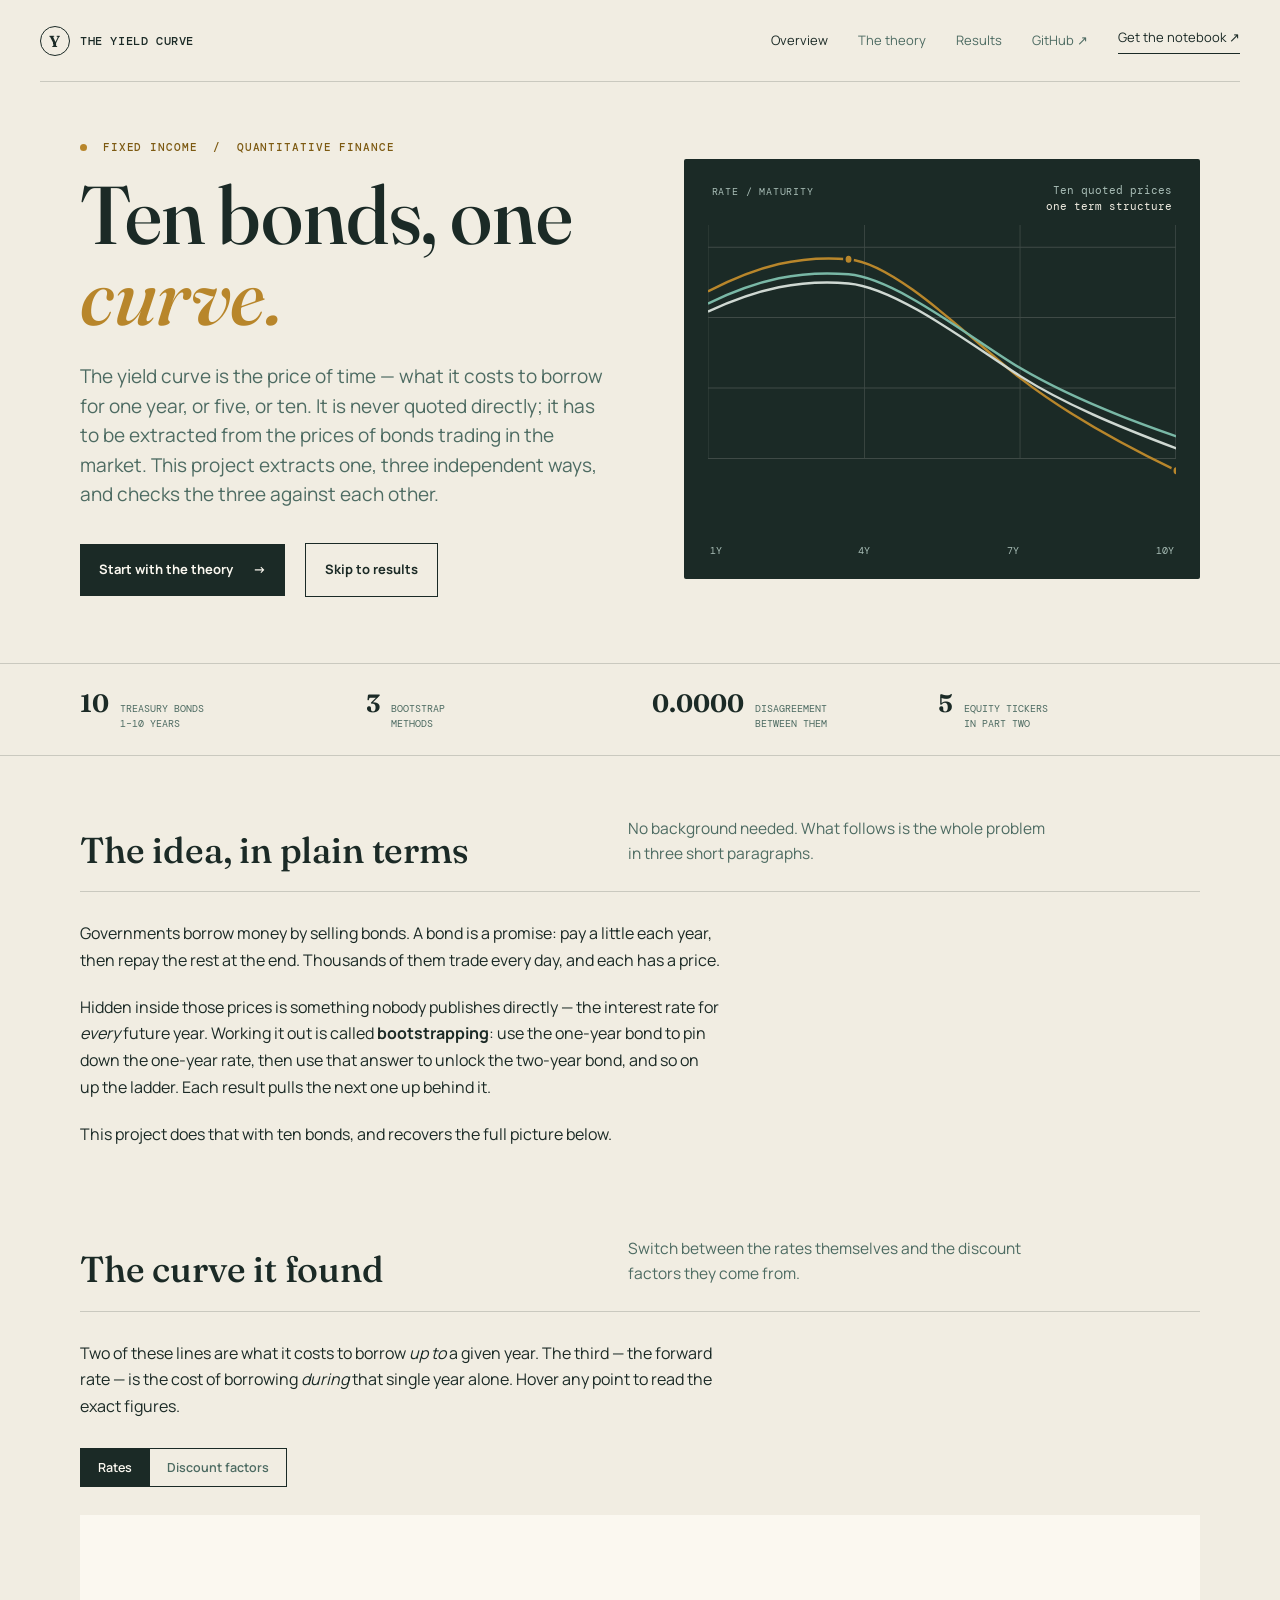
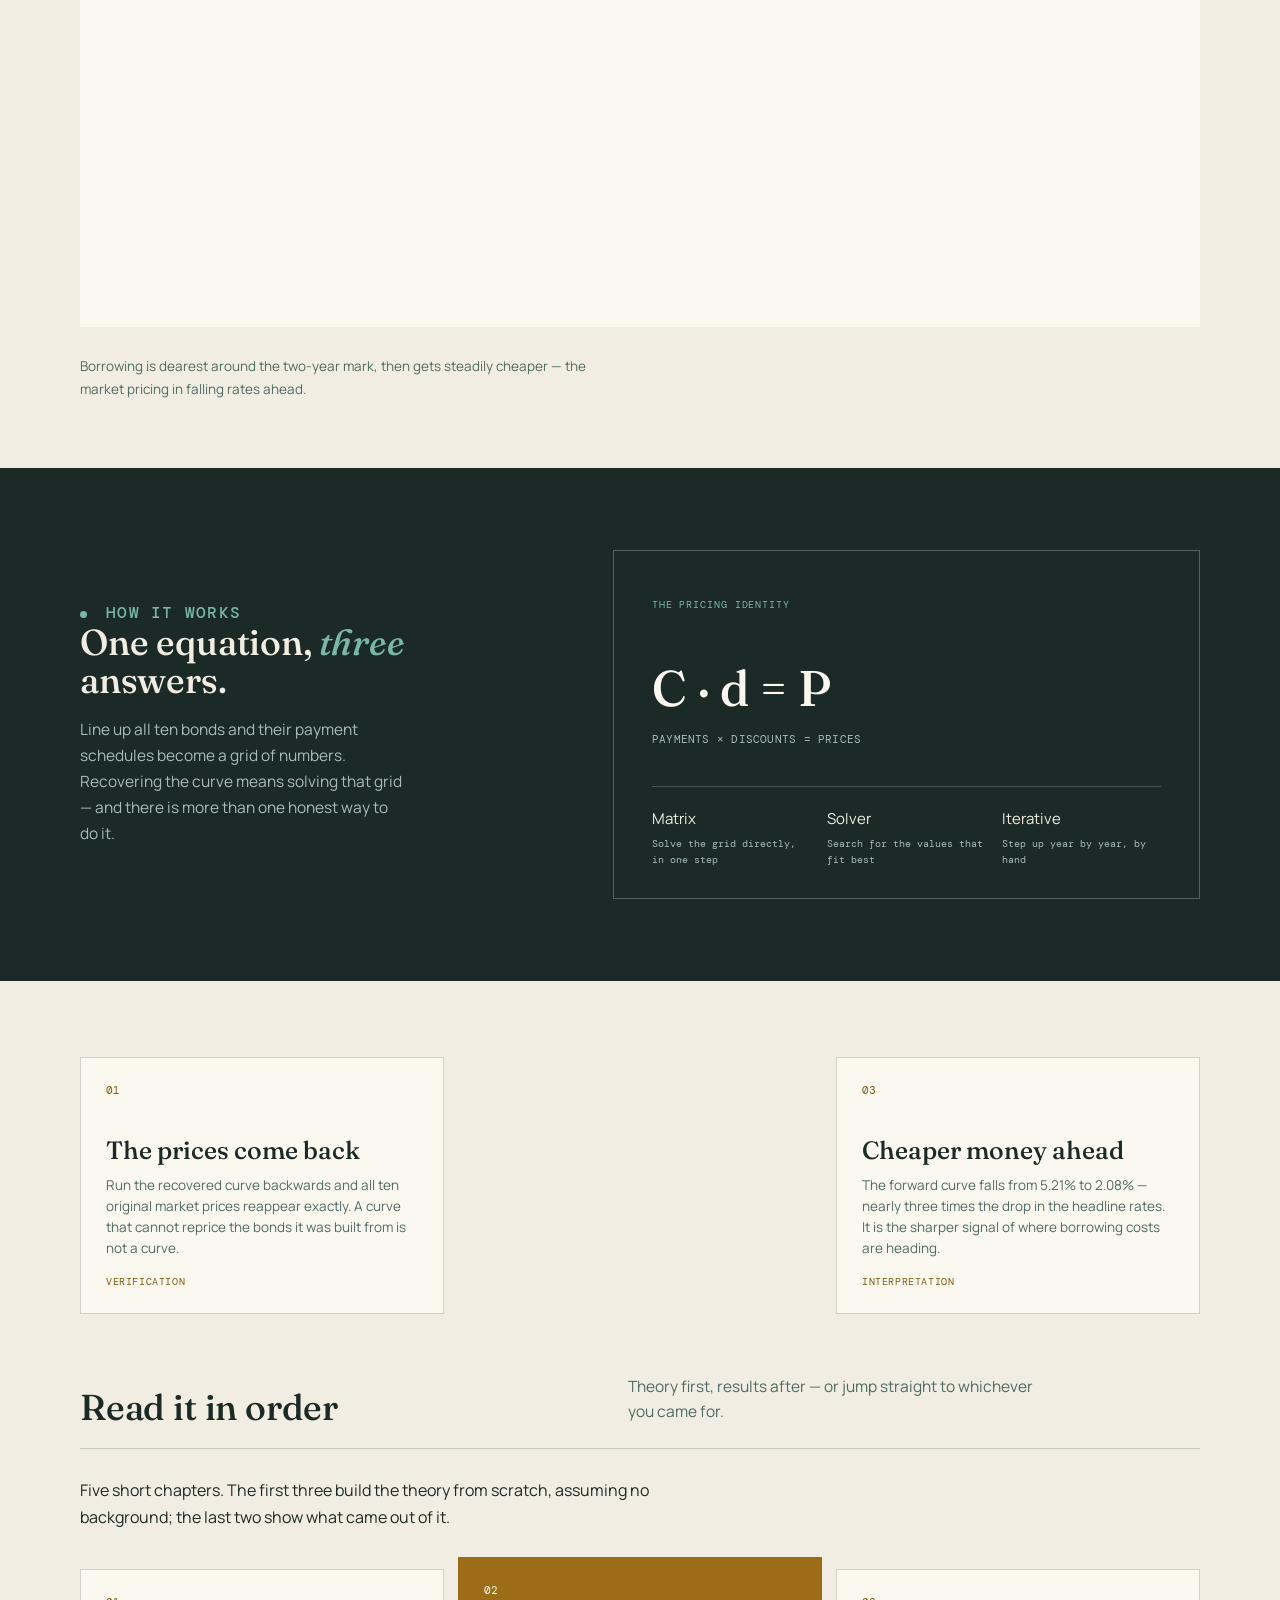
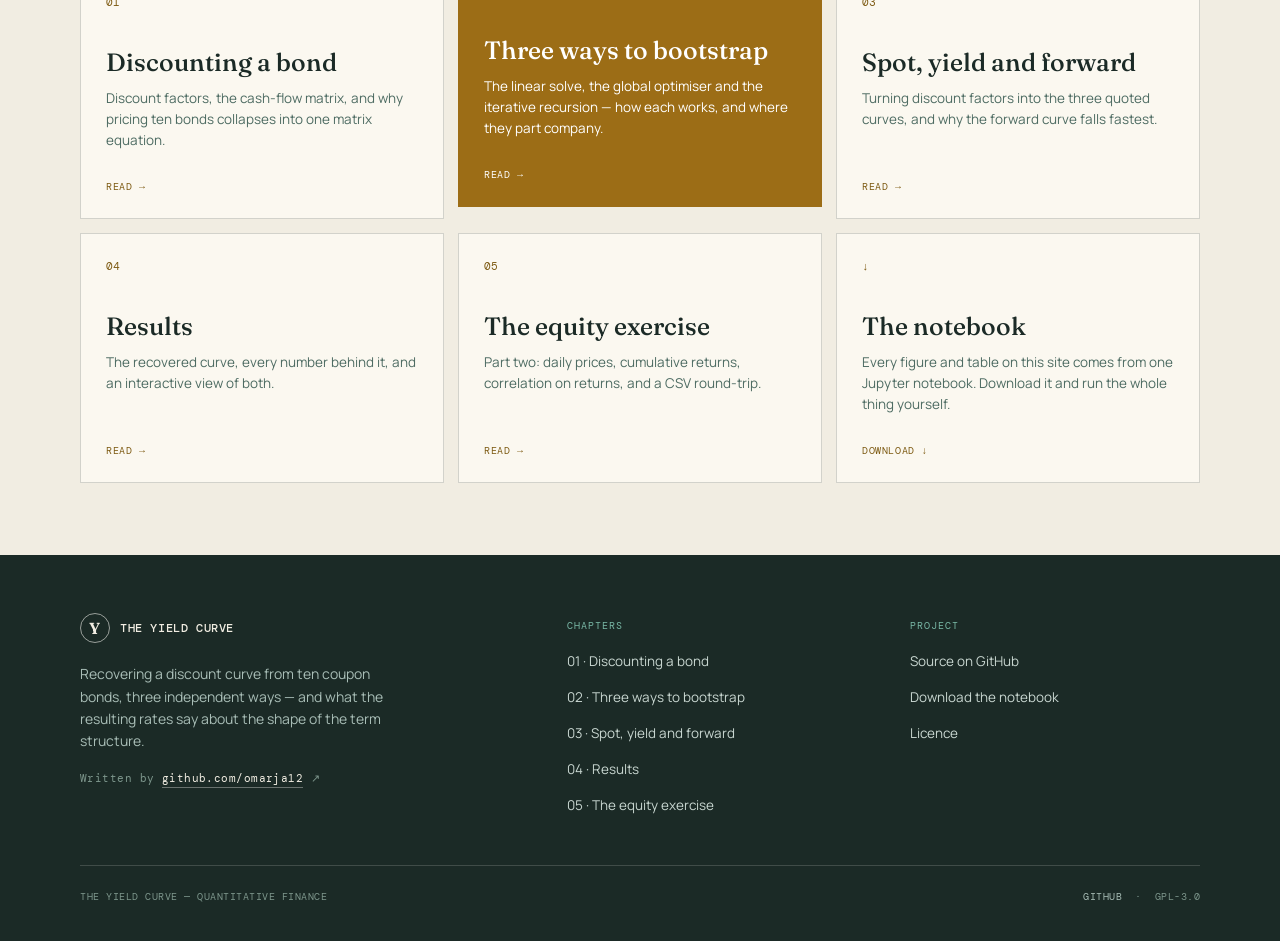
<file: index.html>
<!doctype html>
<html lang="en">
<head>
<meta charset="utf-8">
<meta name="viewport" content="width=device-width,initial-scale=1">
<meta name="theme-color" content="#1b2a26">
<meta name="description" content="Recovering a discount curve from ten coupon-bearing bonds three independent ways, and reading the spot, yield and forward curves that follow.">
<title>The Yield Curve — bootstrapping from bond prices</title>
<link rel="icon" href="favicon.svg" type="image/svg+xml">
<link rel="preconnect" href="https://fonts.googleapis.com">
<link rel="preconnect" href="https://fonts.gstatic.com" crossorigin>
<link href="https://fonts.googleapis.com/css2?family=DM+Mono:wght@400;500&family=Fraunces:opsz,wght@9..144,500;9..144,650&family=Manrope:wght@400;500;600;700&display=swap" rel="stylesheet">
<link rel="stylesheet" href="styles.css">
</head>
<body>

<header class="site-header">
  <a class="wordmark" href="index.html" aria-label="Home"><span class="wordmark-mark">Y</span><span>THE YIELD CURVE</span></a>
  <nav class="top-nav" aria-label="Primary">
    <a href="index.html" aria-current="page">Overview</a>
    <a href="01-discounting.html" class="nav-keep">The theory</a>
    <a href="04-results.html">Results</a>
    <a href="https://github.com/omarja12/Bootstrap-Yield-Curve" target="_blank" rel="noreferrer">GitHub <span aria-hidden="true">&#8599;</span></a>
    <a class="nav-cta" href="Bootstrapping_Yield_Curve.ipynb" download>Get the notebook <span aria-hidden="true">&#8599;</span></a>
  </nav>
</header>

<main>

  <section class="hero-split shell">
    <div class="reveal">
      <p class="eyebrow"><span class="eyebrow-dot"></span> FIXED INCOME &nbsp;/&nbsp; QUANTITATIVE FINANCE</p>
      <h1>Ten bonds, one <em>curve.</em></h1>
      <p class="standfirst">The yield curve is the price of time &mdash; what it costs to borrow for one year, or five, or ten. It is never quoted directly; it has to be extracted from the prices of bonds trading in the market. This project extracts one, three independent ways, and checks the three against each other.</p>
      <div class="hero-actions">
        <a class="button button-dark" href="01-discounting.html">Start with the theory <span aria-hidden="true">&#8594;</span></a>
        <a class="button button-line" href="04-results.html">Skip to results</a>
      </div>
    </div>

    <div class="hero-visual reveal reveal-delay" role="img" aria-label="Illustration of a yield curve that peaks early then falls away across maturities">
      <div class="visual-label">RATE / MATURITY</div>
      <div class="visual-caption">Ten quoted prices<br><strong>one term structure</strong></div>
      <div class="visual-axis axis-x"><span>1Y</span><span>4Y</span><span>7Y</span><span>10Y</span></div>
      <svg class="hero-chart" viewBox="0 0 560 300" preserveAspectRatio="none" aria-hidden="true" focusable="false">
        <path class="chart-grid" d="M0 22H560 M0 92H560 M0 162H560 M0 232H560 M0 0V232 M187 0V232 M373 0V232 M559 0V232"/>
        <path class="curve" style="stroke:#b8862b" d="M0 66 C60 40, 110 30, 168 34 S320 118, 373 152 S490 216, 560 244"/>
        <path class="curve" style="stroke:#79b8a6" d="M0 78 C60 54, 110 45, 168 49 S320 116, 373 142 S490 190, 560 210"/>
        <path class="curve" style="stroke:#cfd8d2" d="M0 86 C60 63, 110 54, 168 58 S320 122, 373 150 S490 200, 560 222"/>
        <circle cx="168" cy="34" r="5" class="curve-point"/>
        <circle cx="560" cy="244" r="5" class="curve-point"/>
      </svg>
    </div>
  </section>

  <section class="facts" aria-label="Key figures">
    <div><b>10</b><span>Treasury bonds<br>1&ndash;10 years</span></div>
    <div><b>3</b><span>Bootstrap<br>methods</span></div>
    <div><b>0.0000</b><span>Disagreement<br>between them</span></div>
    <div><b>5</b><span>Equity tickers<br>in part two</span></div>
  </section>

  <section class="prose body-copy">
    <div class="section-head">
      <h2>The idea, in plain terms</h2>
      <p class="intro">No background needed. What follows is the whole problem in three short paragraphs.</p>
    </div>
    <p>Governments borrow money by selling bonds. A bond is a promise: pay a little each year, then repay the rest at the end. Thousands of them trade every day, and each has a price.</p>
    <p>Hidden inside those prices is something nobody publishes directly &mdash; the interest rate for <em>every</em> future year. Working it out is called <strong>bootstrapping</strong>: use the one-year bond to pin down the one-year rate, then use that answer to unlock the two-year bond, and so on up the ladder. Each result pulls the next one up behind it.</p>
    <p>This project does that with ten bonds, and recovers the full picture below.</p>
  </section>

  <section class="prose body-copy" id="explore">
    <div class="section-head">
      <h2>The curve it found</h2>
      <p class="intro">Switch between the rates themselves and the discount factors they come from.</p>
    </div>
    <p>Two of these lines are what it costs to borrow <em>up to</em> a given year. The third &mdash; the forward rate &mdash; is the cost of borrowing <em>during</em> that single year alone. Hover any point to read the exact figures.</p>
  </section>

  <section class="prose">
    <div class="switch" role="group" aria-label="Choose what to plot">
      <button class="active" data-view="rates" aria-pressed="true">Rates</button>
      <button data-view="df" aria-pressed="false">Discount factors</button>
    </div>
    <div class="chart-card">
      <div class="chart-head">
        <span class="chart-title" id="chart-title">Rates in % by maturity</span>
        <span class="legend" id="legend"></span>
      </div>
      <svg id="chart" role="img" aria-labelledby="chart-title"></svg>
      <div id="tip" role="status" aria-live="polite"></div>
    </div>
    <p style="font-size:13.5px;color:var(--ink-soft)">Borrowing is dearest around the two-year mark, then gets steadily cheaper &mdash; the market pricing in falling rates ahead.</p>
  </section>

  <section class="method-band">
    <div class="shell method-grid">
      <div class="method-intro">
        <p class="eyebrow"><span class="eyebrow-dot"></span> HOW IT WORKS</p>
        <h2>One equation, <em>three</em> answers.</h2>
        <p>Line up all ten bonds and their payment schedules become a grid of numbers. Recovering the curve means solving that grid &mdash; and there is more than one honest way to do it.</p>
      </div>
      <div class="formula-card">
        <span class="formula-tag">THE PRICING IDENTITY</span>
        <p class="formula">C &middot; d = P</p>
        <p class="formula-legend">PAYMENTS &times; DISCOUNTS = PRICES</p>
        <div class="parameter-row">
          <div><b>Matrix</b>Solve the grid directly, in one step</div>
          <div><b>Solver</b>Search for the values that fit best</div>
          <div><b>Iterative</b>Step up year by year, by hand</div>
        </div>
      </div>
    </div>
  </section>

  <section class="shell takeaways">
    <div class="ch-grid">
      <article class="ch-card">
        <span class="n">01</span>
        <h3>The prices come back</h3>
        <p>Run the recovered curve backwards and all ten original market prices reappear exactly. A curve that cannot reprice the bonds it was built from is not a curve.</p>
        <span class="go">Verification</span>
      </article>
      <article class="ch-card featured">
        <span class="n">02</span>
        <h3>Three methods, one curve</h3>
        <p>Any single method can be quietly wrong and still look convincing. Three that share no machinery are unlikely to be wrong the same way &mdash; and these agree to four decimals.</p>
        <span class="go">Consistency</span>
      </article>
      <article class="ch-card">
        <span class="n">03</span>
        <h3>Cheaper money ahead</h3>
        <p>The forward curve falls from 5.21% to 2.08% &mdash; nearly three times the drop in the headline rates. It is the sharper signal of where borrowing costs are heading.</p>
        <span class="go">Interpretation</span>
      </article>
    </div>
  </section>

  <section class="prose body-copy">
    <div class="section-head">
      <h2>Read it in order</h2>
      <p class="intro">Theory first, results after &mdash; or jump straight to whichever you came for.</p>
    </div>
    <p>Five short chapters. The first three build the theory from scratch, assuming no background; the last two show what came out of it.</p>
  </section>

  <section class="shell" style="margin-top:10px">
    <div class="ch-grid">
      <a class="ch-card" href="01-discounting.html">
        <span class="n">01</span>
        <h3>Discounting a bond</h3>
        <p>Discount factors, the cash-flow matrix, and why pricing ten bonds collapses into one matrix equation.</p>
        <span class="go">Read &#8594;</span>
      </a>
      <a class="ch-card featured" href="02-bootstrapping.html">
        <span class="n">02</span>
        <h3>Three ways to bootstrap</h3>
        <p>The linear solve, the global optimiser and the iterative recursion &mdash; how each works, and where they part company.</p>
        <span class="go">Read &#8594;</span>
      </a>
      <a class="ch-card" href="03-rates.html">
        <span class="n">03</span>
        <h3>Spot, yield and forward</h3>
        <p>Turning discount factors into the three quoted curves, and why the forward curve falls fastest.</p>
        <span class="go">Read &#8594;</span>
      </a>
      <a class="ch-card" href="04-results.html">
        <span class="n">04</span>
        <h3>Results</h3>
        <p>The recovered curve, every number behind it, and an interactive view of both.</p>
        <span class="go">Read &#8594;</span>
      </a>
      <a class="ch-card" href="05-equities.html">
        <span class="n">05</span>
        <h3>The equity exercise</h3>
        <p>Part two: daily prices, cumulative returns, correlation on returns, and a CSV round-trip.</p>
        <span class="go">Read &#8594;</span>
      </a>
      <a class="ch-card" href="Bootstrapping_Yield_Curve.ipynb" download>
        <span class="n">&#8595;</span>
        <h3>The notebook</h3>
        <p>Every figure and table on this site comes from one Jupyter notebook. Download it and run the whole thing yourself.</p>
        <span class="go">Download &#8595;</span>
      </a>
    </div>
  </section>

</main>

<footer class="site-footer">
  <div class="shell">
    <div class="footer-grid">
      <div class="footer-brand">
        <span class="wordmark"><span class="wordmark-mark">Y</span><span>THE YIELD CURVE</span></span>
        <p class="footer-blurb">Recovering a discount curve from ten coupon bonds, three independent ways &mdash; and what the resulting rates say about the shape of the term structure.</p>
        <p class="footer-by">Written by <a href="https://github.com/omarja12" target="_blank" rel="noreferrer">github.com/omarja12</a> <span aria-hidden="true">&#8599;</span></p>
      </div>
      <div class="footer-col">
        <h4>Chapters</h4>
        <ul>
          <li><a href="01-discounting.html">01 &middot; Discounting a bond</a></li>
          <li><a href="02-bootstrapping.html">02 &middot; Three ways to bootstrap</a></li>
          <li><a href="03-rates.html">03 &middot; Spot, yield and forward</a></li>
          <li><a href="04-results.html">04 &middot; Results</a></li>
          <li><a href="05-equities.html">05 &middot; The equity exercise</a></li>
        </ul>
      </div>
      <div class="footer-col">
        <h4>Project</h4>
        <ul>
          <li><a href="https://github.com/omarja12/Bootstrap-Yield-Curve">Source on GitHub</a></li>
          <li><a href="Bootstrapping_Yield_Curve.ipynb" download>Download the notebook</a></li>
          <li><a href="https://github.com/omarja12/Bootstrap-Yield-Curve/blob/main/LICENSE">Licence</a></li>
        </ul>
      </div>
    </div>
    <div class="footer-bottom">
      <span>THE YIELD CURVE &mdash; QUANTITATIVE FINANCE</span>
      <span><a href="https://github.com/omarja12">GITHUB</a> &nbsp;&middot;&nbsp; GPL-3.0</span>
    </div>
  </div>
</footer>

<script src="site.js"></script>
<script src="chart.js"></script>
</body>
</html>
</file>
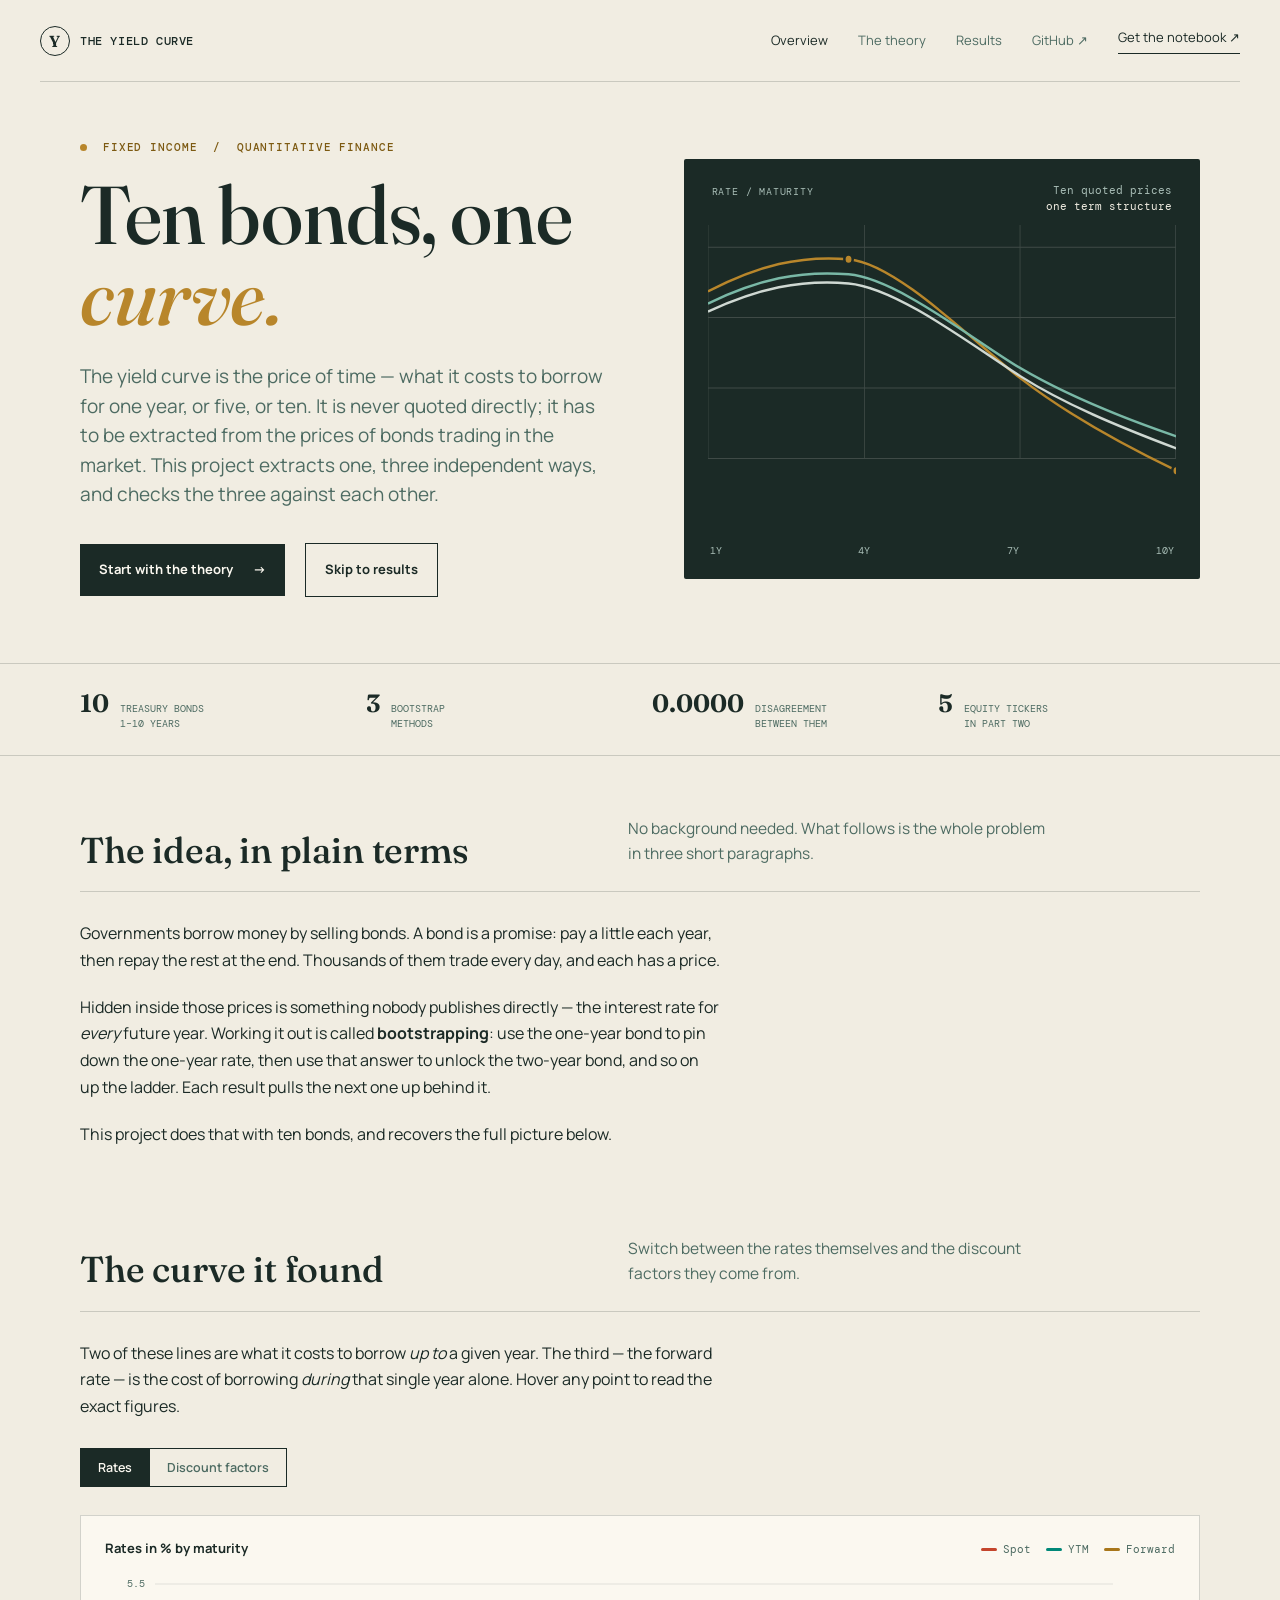
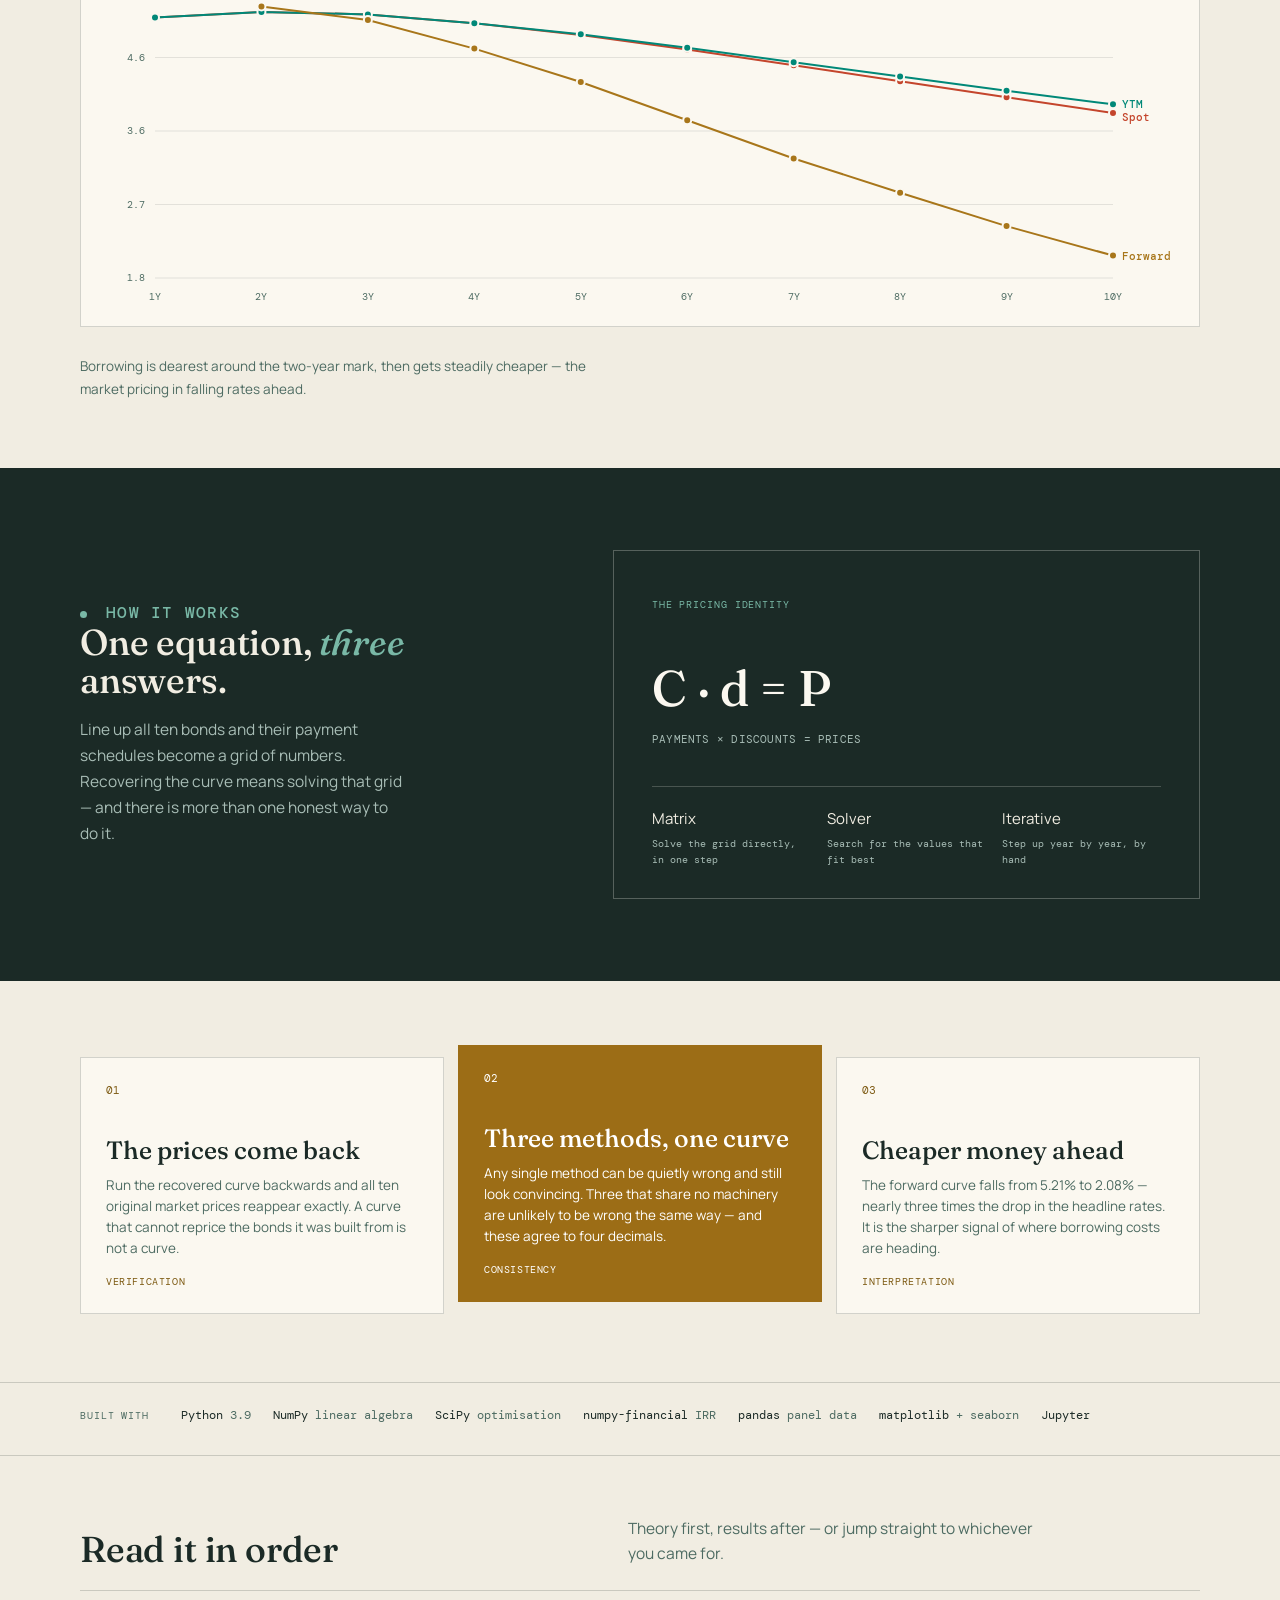
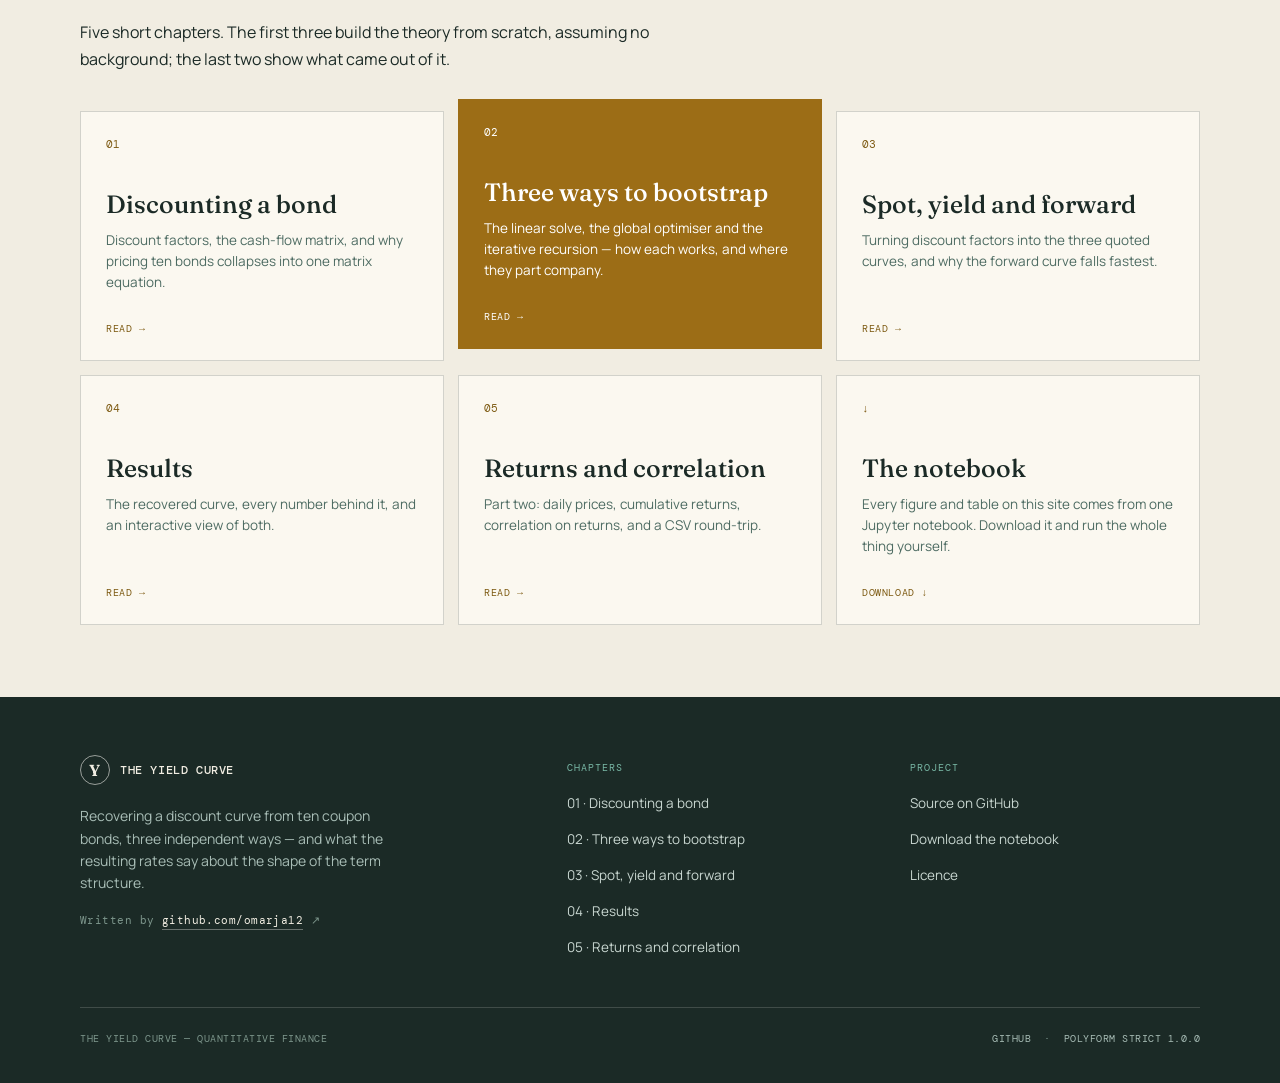
<file: docs/index.html>
<!doctype html>
<html lang="en">
<head>
<meta charset="utf-8">
<meta name="viewport" content="width=device-width,initial-scale=1">
<meta name="theme-color" content="#1b2a26">
<meta name="description" content="Recovering a discount curve from ten coupon-bearing bonds three independent ways, and reading the spot, yield and forward curves that follow.">
<meta property="og:type" content="website">
<meta property="og:site_name" content="The Yield Curve">
<meta property="og:title" content="The Yield Curve — bootstrapping from bond prices">
<meta property="og:description" content="Recovering a discount curve from ten coupon-bearing bonds three independent ways, and reading the spot, yield and forward curves that follow.">
<meta property="og:url" content="https://omarja12.github.io/Bootstrap-Yield-Curve/">
<meta property="og:image" content="https://omarja12.github.io/Bootstrap-Yield-Curve/social-card.png">
<meta property="og:image:width" content="1200">
<meta property="og:image:height" content="630">
<meta property="og:image:alt" content="The Yield Curve — ten bonds, one curve.">
<meta name="twitter:card" content="summary_large_image">
<meta name="twitter:title" content="The Yield Curve — bootstrapping from bond prices">
<meta name="twitter:description" content="Recovering a discount curve from ten coupon-bearing bonds three independent ways, and reading the spot, yield and forward curves that follow.">
<meta name="twitter:image" content="https://omarja12.github.io/Bootstrap-Yield-Curve/social-card.png">
<link rel="canonical" href="https://omarja12.github.io/Bootstrap-Yield-Curve/">
<title>The Yield Curve — bootstrapping from bond prices</title>
<link rel="icon" href="favicon.svg" type="image/svg+xml">
<link rel="preconnect" href="https://fonts.googleapis.com">
<link rel="preconnect" href="https://fonts.gstatic.com" crossorigin>
<link href="https://fonts.googleapis.com/css2?family=DM+Mono:wght@400;500&family=Fraunces:opsz,wght@9..144,500;9..144,650&family=Manrope:wght@400;500;600;700&display=swap" rel="stylesheet">
<link rel="stylesheet" href="styles.css">
</head>
<body>

<a class="skip" href="#main">Skip to content</a>

<header class="site-header">
  <a class="wordmark" href="index.html" aria-label="Home"><span class="wordmark-mark">Y</span><span>THE YIELD CURVE</span></a>
  <nav class="top-nav" aria-label="Primary">
    <a href="index.html" aria-current="page">Overview</a>
    <a href="01-discounting.html" class="nav-keep">The theory</a>
    <a href="04-results.html">Results</a>
    <a href="https://github.com/omarja12/Bootstrap-Yield-Curve" target="_blank" rel="noreferrer">GitHub <span aria-hidden="true">&#8599;</span></a>
    <a class="nav-cta" href="https://github.com/omarja12/Bootstrap-Yield-Curve/raw/main/Bootstrapping_Yield_Curve.ipynb">Get the notebook <span aria-hidden="true">&#8599;</span></a>
  </nav>
</header>

<main id="main">

  <section class="hero-split shell">
    <div class="reveal">
      <p class="eyebrow"><span class="eyebrow-dot"></span> FIXED INCOME &nbsp;/&nbsp; QUANTITATIVE FINANCE</p>
      <h1>Ten bonds, one <em>curve.</em></h1>
      <p class="standfirst">The yield curve is the price of time &mdash; what it costs to borrow for one year, or five, or ten. It is never quoted directly; it has to be extracted from the prices of bonds trading in the market. This project extracts one, three independent ways, and checks the three against each other.</p>
      <div class="hero-actions">
        <a class="button button-dark" href="01-discounting.html">Start with the theory <span aria-hidden="true">&#8594;</span></a>
        <a class="button button-line" href="04-results.html">Skip to results</a>
      </div>
    </div>

    <div class="hero-visual reveal reveal-delay" role="img" aria-label="Illustration of a yield curve that peaks early then falls away across maturities">
      <div class="visual-label">RATE / MATURITY</div>
      <div class="visual-caption">Ten quoted prices<br><strong>one term structure</strong></div>
      <div class="visual-axis axis-x"><span>1Y</span><span>4Y</span><span>7Y</span><span>10Y</span></div>
      <svg class="hero-chart" viewBox="0 0 560 300" preserveAspectRatio="none" aria-hidden="true" focusable="false">
        <path class="chart-grid" d="M0 22H560 M0 92H560 M0 162H560 M0 232H560 M0 0V232 M187 0V232 M373 0V232 M559 0V232"/>
        <path class="curve" style="stroke:#b8862b" d="M0 66 C60 40, 110 30, 168 34 S320 118, 373 152 S490 216, 560 244"/>
        <path class="curve" style="stroke:#79b8a6" d="M0 78 C60 54, 110 45, 168 49 S320 116, 373 142 S490 190, 560 210"/>
        <path class="curve" style="stroke:#cfd8d2" d="M0 86 C60 63, 110 54, 168 58 S320 122, 373 150 S490 200, 560 222"/>
        <circle cx="168" cy="34" r="5" class="curve-point"/>
        <circle cx="560" cy="244" r="5" class="curve-point"/>
      </svg>
    </div>
  </section>

  <section class="facts" aria-label="Key figures">
    <div><b>10</b><span>Treasury bonds<br>1&ndash;10 years</span></div>
    <div><b>3</b><span>Bootstrap<br>methods</span></div>
    <div><b>0.0000</b><span>Disagreement<br>between them</span></div>
    <div><b>5</b><span>Equity tickers<br>in part two</span></div>
  </section>

  <section class="prose body-copy">
    <div class="section-head">
      <h2>The idea, in plain terms</h2>
      <p class="intro">No background needed. What follows is the whole problem in three short paragraphs.</p>
    </div>
    <p>Governments borrow money by selling bonds. A bond is a promise: pay a little each year, then repay the rest at the end. Thousands of them trade every day, and each has a price.</p>
    <p>Hidden inside those prices is something nobody publishes directly &mdash; the interest rate for <em>every</em> future year. Working it out is called <strong>bootstrapping</strong>: use the one-year bond to pin down the one-year rate, then use that answer to unlock the two-year bond, and so on up the ladder. Each result pulls the next one up behind it.</p>
    <p>This project does that with ten bonds, and recovers the full picture below.</p>
  </section>

  <section class="prose body-copy" id="explore">
    <div class="section-head">
      <h2>The curve it found</h2>
      <p class="intro">Switch between the rates themselves and the discount factors they come from.</p>
    </div>
    <p>Two of these lines are what it costs to borrow <em>up to</em> a given year. The third &mdash; the forward rate &mdash; is the cost of borrowing <em>during</em> that single year alone. Hover any point to read the exact figures.</p>
  </section>

  <section class="prose">
    <div class="switch" role="group" aria-label="Choose what to plot">
      <button class="active" data-view="rates" aria-pressed="true">Rates</button>
      <button data-view="df" aria-pressed="false">Discount factors</button>
    </div>
    <div class="chart-card">
      <div class="chart-head">
        <span class="chart-title" id="chart-title">Rates in % by maturity</span>
        <span class="legend" id="legend"></span>
      </div>
      <svg id="chart" role="img" aria-labelledby="chart-title"></svg>
      <div id="tip" role="status" aria-live="polite"></div>
    </div>
    <p style="font-size:13.5px;color:var(--ink-soft)">Borrowing is dearest around the two-year mark, then gets steadily cheaper &mdash; the market pricing in falling rates ahead.</p>
  </section>

  <section class="method-band">
    <div class="shell method-grid">
      <div class="method-intro">
        <p class="eyebrow"><span class="eyebrow-dot"></span> HOW IT WORKS</p>
        <h2>One equation, <em>three</em> answers.</h2>
        <p>Line up all ten bonds and their payment schedules become a grid of numbers. Recovering the curve means solving that grid &mdash; and there is more than one honest way to do it.</p>
      </div>
      <div class="formula-card">
        <span class="formula-tag">THE PRICING IDENTITY</span>
        <p class="formula">C &middot; d = P</p>
        <p class="formula-legend">PAYMENTS &times; DISCOUNTS = PRICES</p>
        <div class="parameter-row">
          <div><b>Matrix</b>Solve the grid directly, in one step</div>
          <div><b>Solver</b>Search for the values that fit best</div>
          <div><b>Iterative</b>Step up year by year, by hand</div>
        </div>
      </div>
    </div>
  </section>

  <section class="shell takeaways">
    <div class="ch-grid">
      <article class="ch-card">
        <span class="n">01</span>
        <h3>The prices come back</h3>
        <p>Run the recovered curve backwards and all ten original market prices reappear exactly. A curve that cannot reprice the bonds it was built from is not a curve.</p>
        <span class="go">Verification</span>
      </article>
      <article class="ch-card featured">
        <span class="n">02</span>
        <h3>Three methods, one curve</h3>
        <p>Any single method can be quietly wrong and still look convincing. Three that share no machinery are unlikely to be wrong the same way &mdash; and these agree to four decimals.</p>
        <span class="go">Consistency</span>
      </article>
      <article class="ch-card">
        <span class="n">03</span>
        <h3>Cheaper money ahead</h3>
        <p>The forward curve falls from 5.21% to 2.08% &mdash; nearly three times the drop in the headline rates. It is the sharper signal of where borrowing costs are heading.</p>
        <span class="go">Interpretation</span>
      </article>
    </div>
  </section>


  <section class="builtwith" aria-label="Built with">
    <span class="lab">Built with</span>
    <ul>
      <li>Python <span>3.9</span></li>
      <li>NumPy <span>linear algebra</span></li>
      <li>SciPy <span>optimisation</span></li>
      <li>numpy-financial <span>IRR</span></li>
      <li>pandas <span>panel data</span></li>
      <li>matplotlib <span>+ seaborn</span></li>
      <li>Jupyter</li>
    </ul>
  </section>

  <section class="prose body-copy">
    <div class="section-head">
      <h2>Read it in order</h2>
      <p class="intro">Theory first, results after &mdash; or jump straight to whichever you came for.</p>
    </div>
    <p>Five short chapters. The first three build the theory from scratch, assuming no background; the last two show what came out of it.</p>
  </section>

  <section class="shell" style="margin-top:10px">
    <div class="ch-grid">
      <a class="ch-card" href="01-discounting.html">
        <span class="n">01</span>
        <h3>Discounting a bond</h3>
        <p>Discount factors, the cash-flow matrix, and why pricing ten bonds collapses into one matrix equation.</p>
        <span class="go">Read &#8594;</span>
      </a>
      <a class="ch-card featured" href="02-bootstrapping.html">
        <span class="n">02</span>
        <h3>Three ways to bootstrap</h3>
        <p>The linear solve, the global optimiser and the iterative recursion &mdash; how each works, and where they part company.</p>
        <span class="go">Read &#8594;</span>
      </a>
      <a class="ch-card" href="03-rates.html">
        <span class="n">03</span>
        <h3>Spot, yield and forward</h3>
        <p>Turning discount factors into the three quoted curves, and why the forward curve falls fastest.</p>
        <span class="go">Read &#8594;</span>
      </a>
      <a class="ch-card" href="04-results.html">
        <span class="n">04</span>
        <h3>Results</h3>
        <p>The recovered curve, every number behind it, and an interactive view of both.</p>
        <span class="go">Read &#8594;</span>
      </a>
      <a class="ch-card" href="05-equities.html">
        <span class="n">05</span>
        <h3>Returns and correlation</h3>
        <p>Part two: daily prices, cumulative returns, correlation on returns, and a CSV round-trip.</p>
        <span class="go">Read &#8594;</span>
      </a>
      <a class="ch-card" href="https://github.com/omarja12/Bootstrap-Yield-Curve/raw/main/Bootstrapping_Yield_Curve.ipynb">
        <span class="n">&#8595;</span>
        <h3>The notebook</h3>
        <p>Every figure and table on this site comes from one Jupyter notebook. Download it and run the whole thing yourself.</p>
        <span class="go">Download &#8595;</span>
      </a>
    </div>
  </section>

</main>

<footer class="site-footer">
  <div class="shell">
    <div class="footer-grid">
      <div class="footer-brand">
        <span class="wordmark"><span class="wordmark-mark">Y</span><span>THE YIELD CURVE</span></span>
        <p class="footer-blurb">Recovering a discount curve from ten coupon bonds, three independent ways &mdash; and what the resulting rates say about the shape of the term structure.</p>
        <p class="footer-by">Written by <a href="https://github.com/omarja12" target="_blank" rel="noreferrer">github.com/omarja12</a> <span aria-hidden="true">&#8599;</span></p>
      </div>
      <div class="footer-col">
        <h4>Chapters</h4>
        <ul>
          <li><a href="01-discounting.html">01 &middot; Discounting a bond</a></li>
          <li><a href="02-bootstrapping.html">02 &middot; Three ways to bootstrap</a></li>
          <li><a href="03-rates.html">03 &middot; Spot, yield and forward</a></li>
          <li><a href="04-results.html">04 &middot; Results</a></li>
          <li><a href="05-equities.html">05 &middot; Returns and correlation</a></li>
        </ul>
      </div>
      <div class="footer-col">
        <h4>Project</h4>
        <ul>
          <li><a href="https://github.com/omarja12/Bootstrap-Yield-Curve">Source on GitHub</a></li>
          <li><a href="https://github.com/omarja12/Bootstrap-Yield-Curve/raw/main/Bootstrapping_Yield_Curve.ipynb">Download the notebook</a></li>
          <li><a href="https://github.com/omarja12/Bootstrap-Yield-Curve/blob/main/LICENSE">Licence</a></li>
        </ul>
      </div>
    </div>
    <div class="footer-bottom">
      <span>THE YIELD CURVE &mdash; QUANTITATIVE FINANCE</span>
      <span><a href="https://github.com/omarja12">GITHUB</a> &nbsp;&middot;&nbsp; <a href="https://github.com/omarja12/Bootstrap-Yield-Curve/blob/main/LICENSE">POLYFORM STRICT 1.0.0</a></span>
    </div>
  </div>
</footer>

<script src="site.js"></script>
<script src="chart.js"></script>
</body>
</html>
</file>
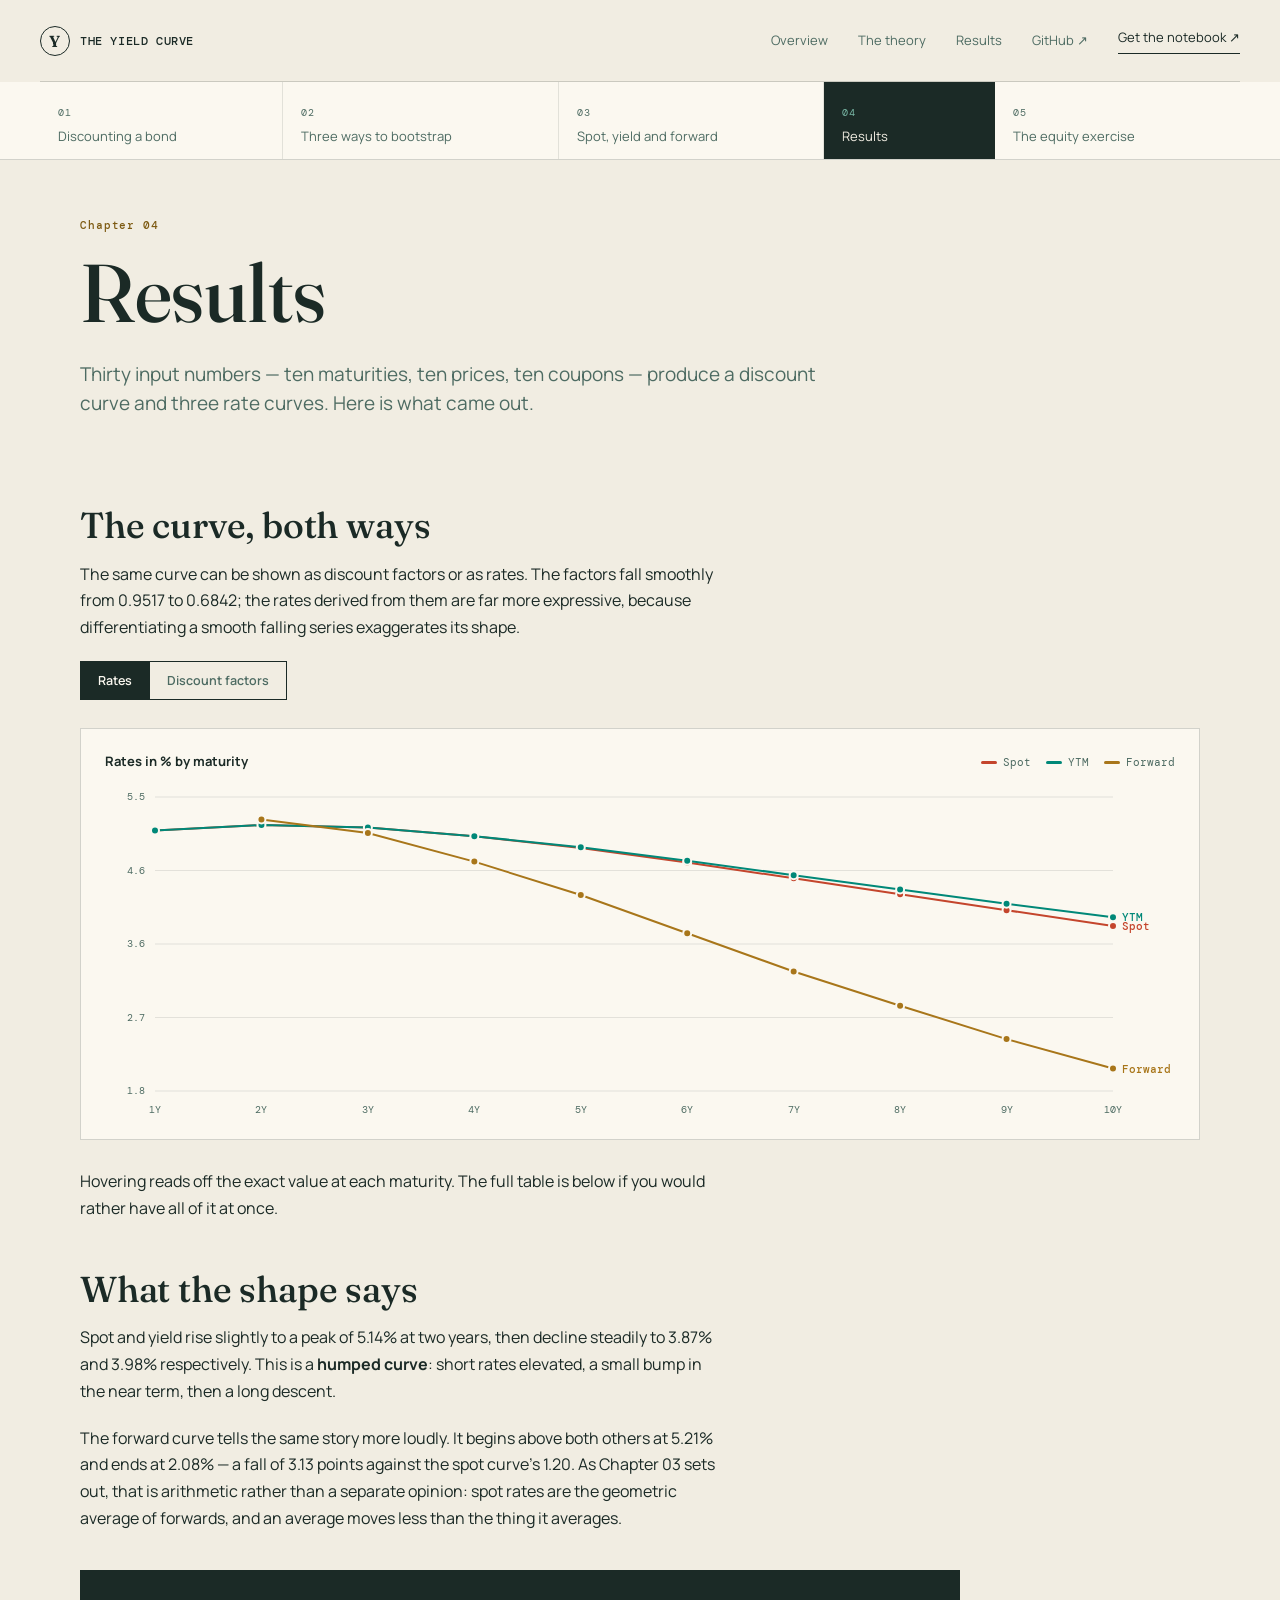
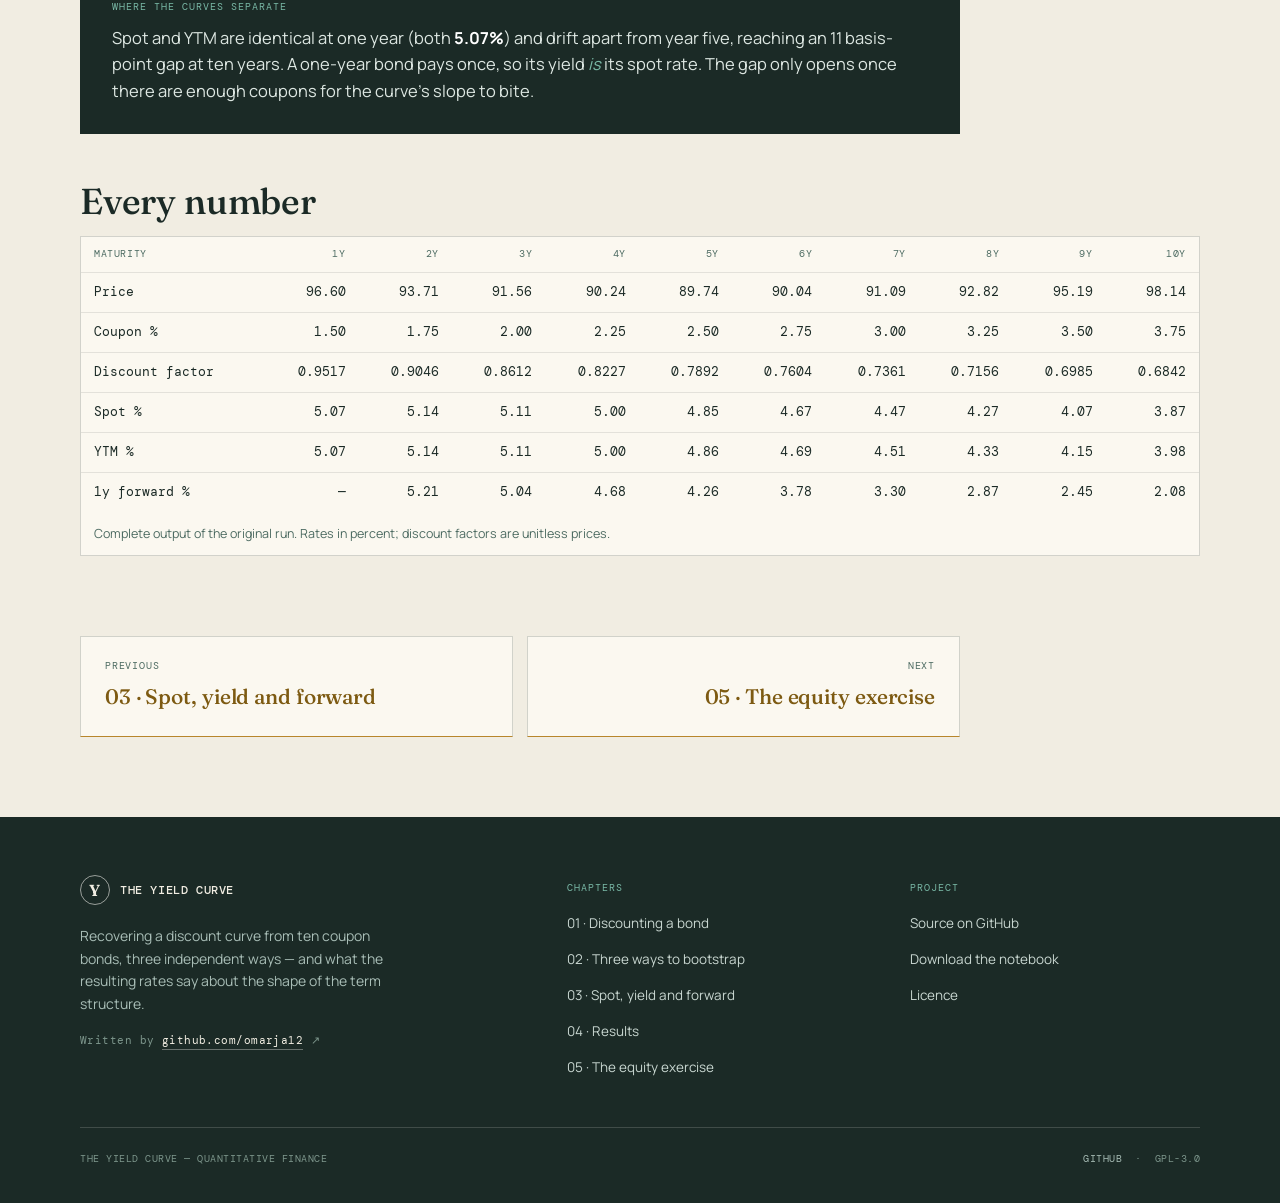
<file: 04-results.html>
<!doctype html>
<html lang="en">
<head>
<meta charset="utf-8">
<meta name="viewport" content="width=device-width,initial-scale=1">
<meta name="theme-color" content="#1b2a26">
<meta name="description" content="The recovered discount-factor curve, the three rate curves derived from it, and the numbers behind them.">
<title>04 · Results — The Yield Curve</title>
<link rel="icon" href="favicon.svg" type="image/svg+xml">
<link rel="preconnect" href="https://fonts.googleapis.com">
<link rel="preconnect" href="https://fonts.gstatic.com" crossorigin>
<link href="https://fonts.googleapis.com/css2?family=DM+Mono:wght@400;500&family=Fraunces:opsz,wght@9..144,500;9..144,650&family=Manrope:wght@400;500;600;700&display=swap" rel="stylesheet">
<link rel="stylesheet" href="styles.css">
</head>
<body>

<header class="site-header">
  <a class="wordmark" href="index.html" aria-label="Home"><span class="wordmark-mark">Y</span><span>THE YIELD CURVE</span></a>
  <nav class="top-nav" aria-label="Primary">
    <a href="index.html">Overview</a>
    <a href="01-discounting.html" class="nav-keep">The theory</a>
    <a href="04-results.html">Results</a>
    <a href="https://github.com/omarja12/Bootstrap-Yield-Curve" target="_blank" rel="noreferrer">GitHub <span aria-hidden="true">&#8599;</span></a>
    <a class="nav-cta" href="Bootstrapping_Yield_Curve.ipynb" download>Get the notebook <span aria-hidden="true">&#8599;</span></a>
  </nav>
</header>

<nav class="rail" aria-label="Chapters">
  <div class="rail-inner">
    <a href="01-discounting.html"><span class="n">01</span><div class="t">Discounting a bond</div></a>
    <a href="02-bootstrapping.html"><span class="n">02</span><div class="t">Three ways to bootstrap</div></a>
    <a href="03-rates.html"><span class="n">03</span><div class="t">Spot, yield and forward</div></a>
    <a href="04-results.html" aria-current="page"><span class="n">04</span><div class="t">Results</div></a>
    <a href="05-equities.html"><span class="n">05</span><div class="t">The equity exercise</div></a>
  </div>
</nav>

<main>
  <section class="page-hero prose">
<p class="eyebrow">Chapter 04</p>
      <h1>Results</h1>
      <p class="standfirst">Thirty input numbers &mdash; ten maturities, ten prices, ten coupons &mdash; produce a discount curve and three rate curves. Here is what came out.</p>
  </section>
  <section class="prose body-copy">
<h2>The curve, both ways</h2>
      <p>The same curve can be shown as discount factors or as rates. The factors fall smoothly from 0.9517 to 0.6842; the rates derived from them are far more expressive, because differentiating a smooth falling series exaggerates its shape.</p>

      <div class="switch" role="group" aria-label="Choose what to plot">
        <button class="active" data-view="rates" aria-pressed="true">Rates</button>
        <button data-view="df" aria-pressed="false">Discount factors</button>
      </div>

      <div class="chart-card">
        <div class="chart-head">
          <span class="chart-title" id="chart-title">Rates in % by maturity</span>
          <span class="legend" id="legend"></span>
        </div>
        <svg id="chart" role="img" aria-labelledby="chart-title"></svg>
        <div id="tip" role="status" aria-live="polite"></div>
      </div>

      <p>Hovering reads off the exact value at each maturity. The full table is below if you would rather have all of it at once.</p>

      <h2>What the shape says</h2>
      <p>Spot and yield rise slightly to a peak of 5.14% at two years, then decline steadily to 3.87% and 3.98% respectively. This is a <strong>humped curve</strong>: short rates elevated, a small bump in the near term, then a long descent.</p>
      <p>The forward curve tells the same story more loudly. It begins above both others at 5.21% and ends at 2.08% &mdash; a fall of 3.13 points against the spot curve&rsquo;s 1.20. As Chapter 03 sets out, that is arithmetic rather than a separate opinion: spot rates are the geometric average of forwards, and an average moves less than the thing it averages.</p>

      <div class="callout">
        <p class="k">Where the curves separate</p>
        <p>Spot and YTM are identical at one year (both <strong>5.07%</strong>) and drift apart from year five, reaching an 11 basis-point gap at ten years. A one-year bond pays once, so its yield <em>is</em> its spot rate. The gap only opens once there are enough coupons for the curve&rsquo;s slope to bite.</p>
      </div>

      <h2>Every number</h2>
      <div class="tablewrap">
        <table>
          <caption>Complete output of the original run. Rates in percent; discount factors are unitless prices.</caption>
          <thead><tr><th>Maturity</th><th>1Y</th><th>2Y</th><th>3Y</th><th>4Y</th><th>5Y</th><th>6Y</th><th>7Y</th><th>8Y</th><th>9Y</th><th>10Y</th></tr></thead>
          <tbody>
            <tr><td>Price</td><td>96.60</td><td>93.71</td><td>91.56</td><td>90.24</td><td>89.74</td><td>90.04</td><td>91.09</td><td>92.82</td><td>95.19</td><td>98.14</td></tr>
            <tr><td>Coupon %</td><td>1.50</td><td>1.75</td><td>2.00</td><td>2.25</td><td>2.50</td><td>2.75</td><td>3.00</td><td>3.25</td><td>3.50</td><td>3.75</td></tr>
            <tr><td>Discount factor</td><td>0.9517</td><td>0.9046</td><td>0.8612</td><td>0.8227</td><td>0.7892</td><td>0.7604</td><td>0.7361</td><td>0.7156</td><td>0.6985</td><td>0.6842</td></tr>
            <tr><td>Spot %</td><td>5.07</td><td>5.14</td><td>5.11</td><td>5.00</td><td>4.85</td><td>4.67</td><td>4.47</td><td>4.27</td><td>4.07</td><td>3.87</td></tr>
            <tr><td>YTM %</td><td>5.07</td><td>5.14</td><td>5.11</td><td>5.00</td><td>4.86</td><td>4.69</td><td>4.51</td><td>4.33</td><td>4.15</td><td>3.98</td></tr>
            <tr><td>1y forward %</td><td>&mdash;</td><td>5.21</td><td>5.04</td><td>4.68</td><td>4.26</td><td>3.78</td><td>3.30</td><td>2.87</td><td>2.45</td><td>2.08</td></tr>
          </tbody>
        </table>
      </div>


      <div class="pager">
        <a href="03-rates.html">
          <div class="dir">Previous</div>
          <div class="t">03 &middot; Spot, yield and forward</div>
        </a>
        <a class="next" href="05-equities.html">
          <div class="dir">Next</div>
          <div class="t">05 &middot; The equity exercise</div>
        </a>
      </div>
  </section>
</main>

<footer class="site-footer">
  <div class="shell">
    <div class="footer-grid">
      <div class="footer-brand">
        <span class="wordmark"><span class="wordmark-mark">Y</span><span>THE YIELD CURVE</span></span>
        <p class="footer-blurb">Recovering a discount curve from ten coupon bonds, three independent ways &mdash; and what the resulting rates say about the shape of the term structure.</p>
        <p class="footer-by">Written by <a href="https://github.com/omarja12" target="_blank" rel="noreferrer">github.com/omarja12</a> <span aria-hidden="true">&#8599;</span></p>
      </div>
      <div class="footer-col">
        <h4>Chapters</h4>
        <ul>
          <li><a href="01-discounting.html">01 &middot; Discounting a bond</a></li>
          <li><a href="02-bootstrapping.html">02 &middot; Three ways to bootstrap</a></li>
          <li><a href="03-rates.html">03 &middot; Spot, yield and forward</a></li>
          <li><a href="04-results.html">04 &middot; Results</a></li>
          <li><a href="05-equities.html">05 &middot; The equity exercise</a></li>
        </ul>
      </div>
      <div class="footer-col">
        <h4>Project</h4>
        <ul>
          <li><a href="https://github.com/omarja12/Bootstrap-Yield-Curve">Source on GitHub</a></li>
          <li><a href="Bootstrapping_Yield_Curve.ipynb" download>Download the notebook</a></li>
          <li><a href="https://github.com/omarja12/Bootstrap-Yield-Curve/blob/main/LICENSE">Licence</a></li>
        </ul>
      </div>
    </div>
    <div class="footer-bottom">
      <span>THE YIELD CURVE &mdash; QUANTITATIVE FINANCE</span>
      <span><a href="https://github.com/omarja12">GITHUB</a> &nbsp;&middot;&nbsp; GPL-3.0</span>
    </div>
  </div>
</footer>

<script src="site.js"></script>
<script src="chart.js"></script>
</body>
</html>
</file>
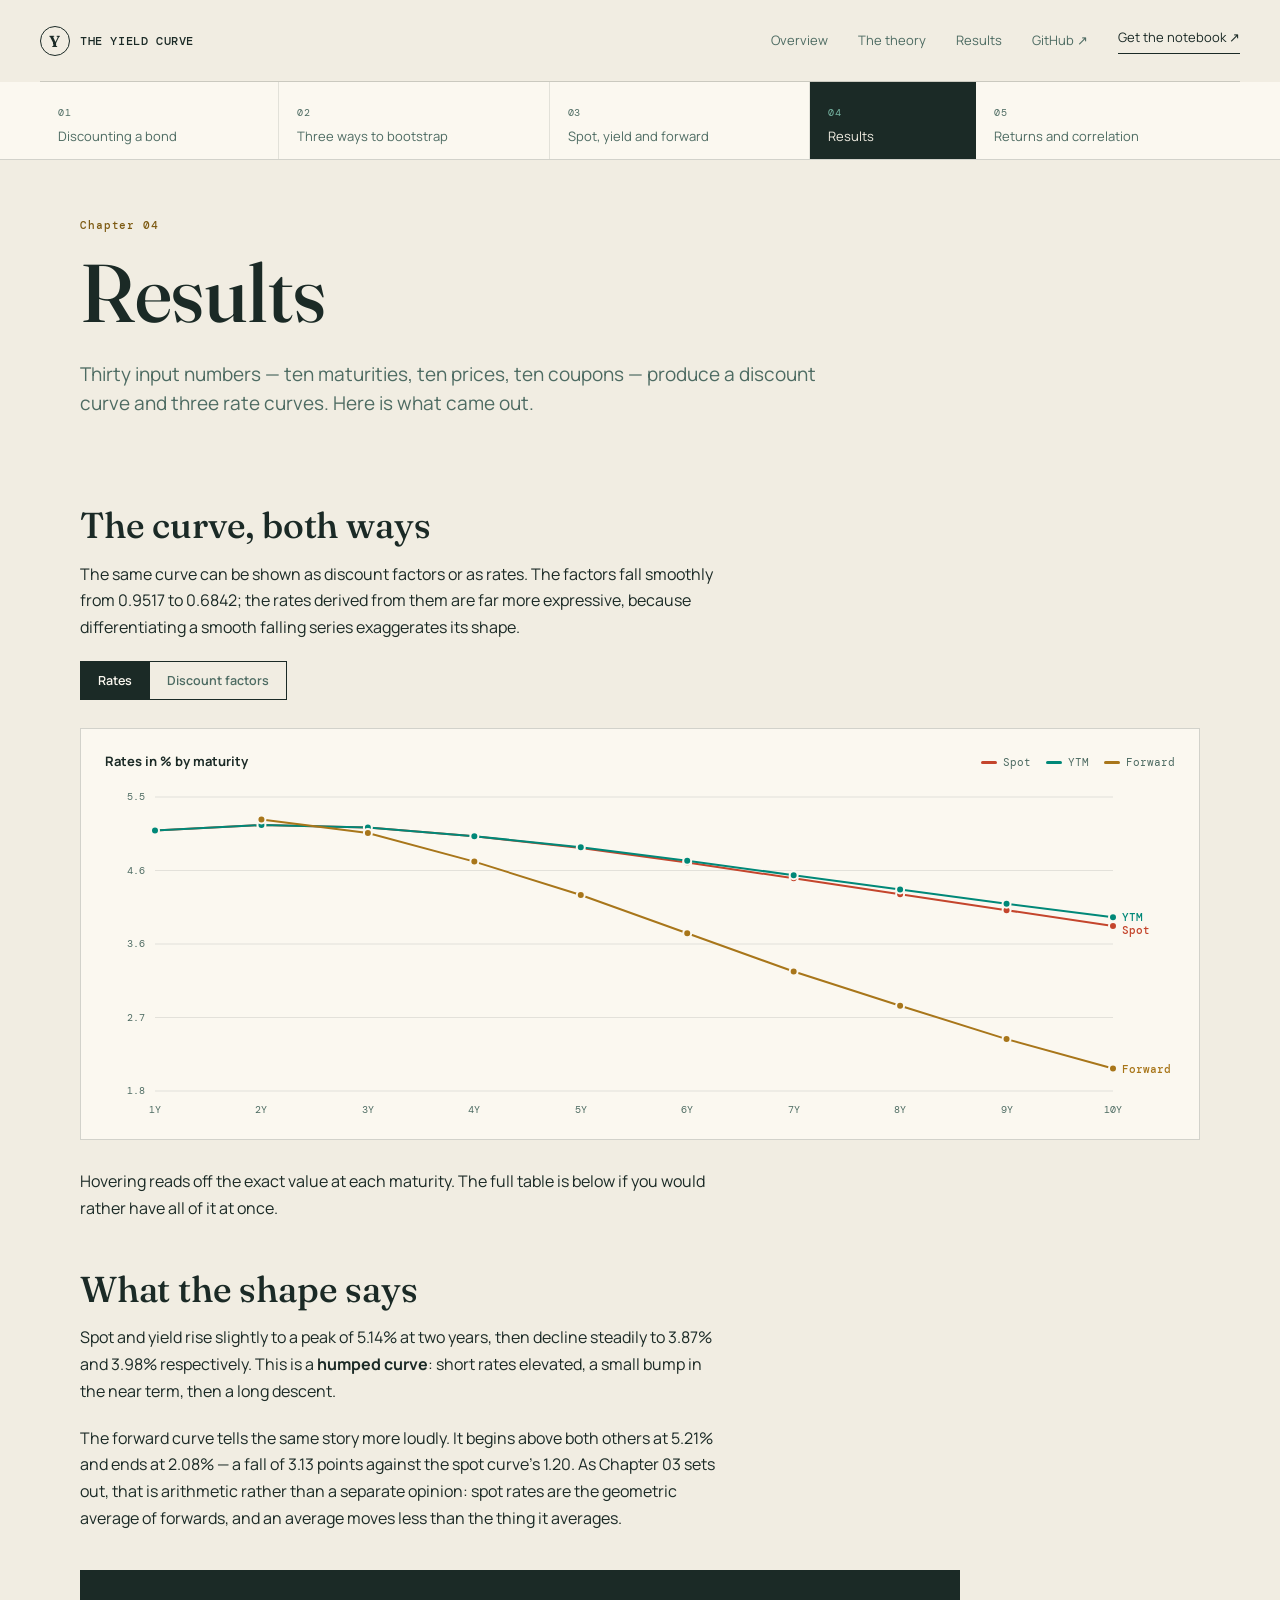
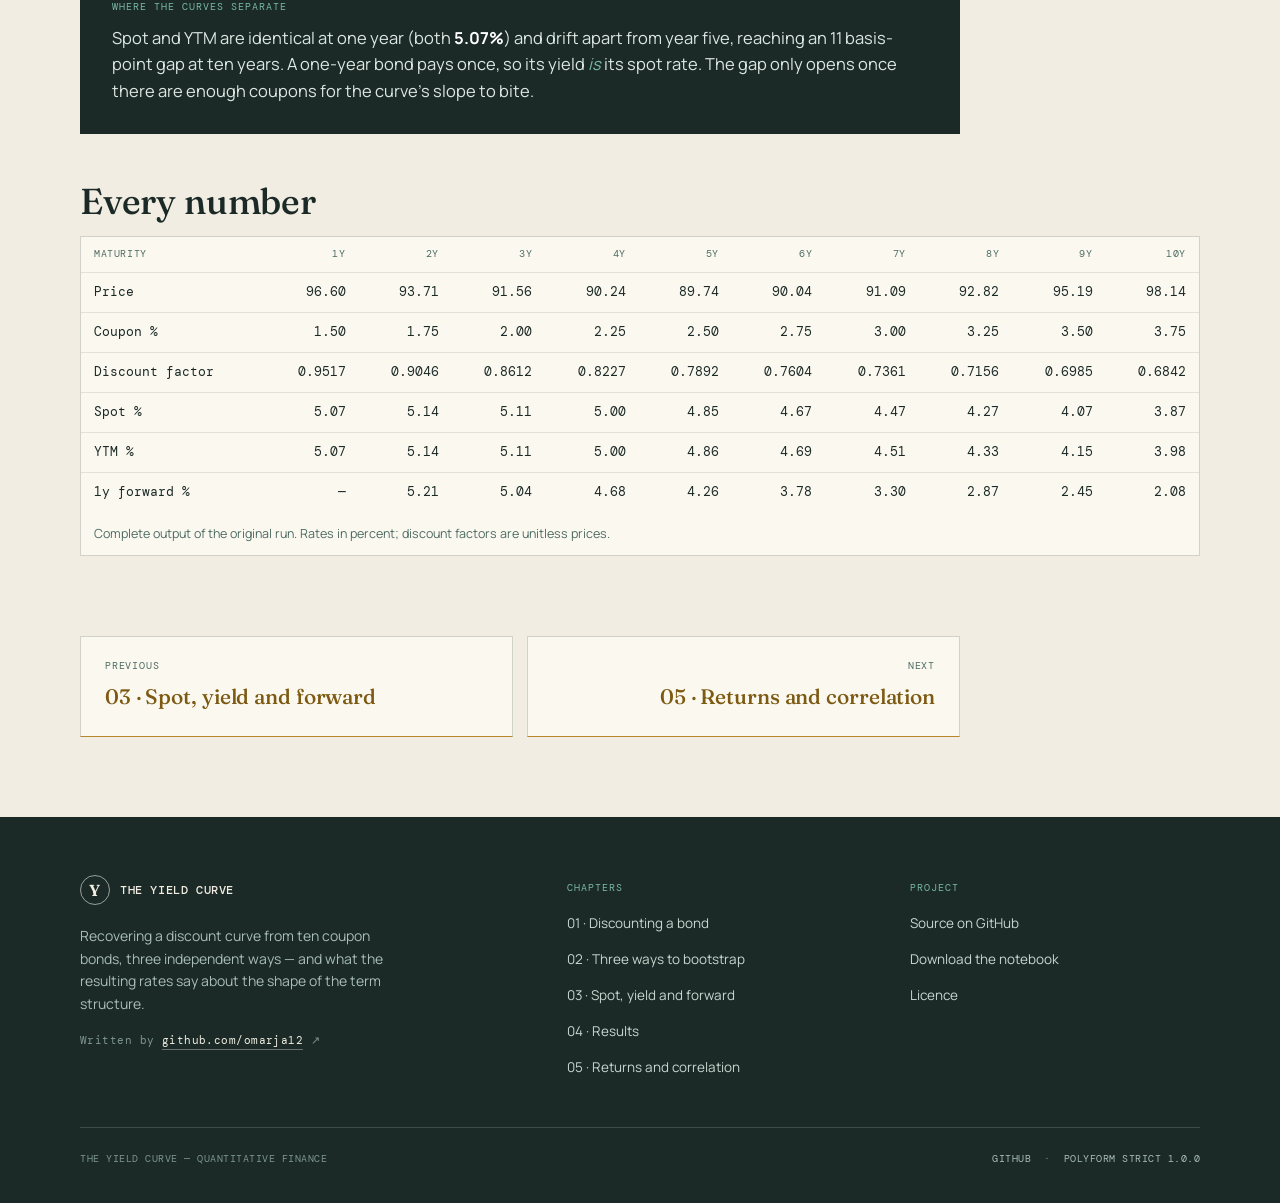
<file: docs/04-results.html>
<!doctype html>
<html lang="en">
<head>
<meta charset="utf-8">
<meta name="viewport" content="width=device-width,initial-scale=1">
<meta name="theme-color" content="#1b2a26">
<meta name="description" content="The recovered discount-factor curve, the three rate curves derived from it, and the numbers behind them.">
<meta property="og:type" content="website">
<meta property="og:site_name" content="The Yield Curve">
<meta property="og:title" content="04 · Results — The Yield Curve">
<meta property="og:description" content="The recovered discount-factor curve, the three rate curves derived from it, and the numbers behind them.">
<meta property="og:url" content="https://omarja12.github.io/Bootstrap-Yield-Curve/04-results.html">
<meta property="og:image" content="https://omarja12.github.io/Bootstrap-Yield-Curve/social-card.png">
<meta property="og:image:width" content="1200">
<meta property="og:image:height" content="630">
<meta property="og:image:alt" content="The Yield Curve — ten bonds, one curve.">
<meta name="twitter:card" content="summary_large_image">
<meta name="twitter:title" content="04 · Results — The Yield Curve">
<meta name="twitter:description" content="The recovered discount-factor curve, the three rate curves derived from it, and the numbers behind them.">
<meta name="twitter:image" content="https://omarja12.github.io/Bootstrap-Yield-Curve/social-card.png">
<link rel="canonical" href="https://omarja12.github.io/Bootstrap-Yield-Curve/04-results.html">
<title>04 · Results — The Yield Curve</title>
<link rel="icon" href="favicon.svg" type="image/svg+xml">
<link rel="preconnect" href="https://fonts.googleapis.com">
<link rel="preconnect" href="https://fonts.gstatic.com" crossorigin>
<link href="https://fonts.googleapis.com/css2?family=DM+Mono:wght@400;500&family=Fraunces:opsz,wght@9..144,500;9..144,650&family=Manrope:wght@400;500;600;700&display=swap" rel="stylesheet">
<link rel="stylesheet" href="styles.css">
</head>
<body>

<a class="skip" href="#main">Skip to content</a>

<header class="site-header">
  <a class="wordmark" href="index.html" aria-label="Home"><span class="wordmark-mark">Y</span><span>THE YIELD CURVE</span></a>
  <nav class="top-nav" aria-label="Primary">
    <a href="index.html">Overview</a>
    <a href="01-discounting.html" class="nav-keep">The theory</a>
    <a href="04-results.html">Results</a>
    <a href="https://github.com/omarja12/Bootstrap-Yield-Curve" target="_blank" rel="noreferrer">GitHub <span aria-hidden="true">&#8599;</span></a>
    <a class="nav-cta" href="https://github.com/omarja12/Bootstrap-Yield-Curve/raw/main/Bootstrapping_Yield_Curve.ipynb">Get the notebook <span aria-hidden="true">&#8599;</span></a>
  </nav>
</header>

<nav class="rail" aria-label="Chapters">
  <div class="rail-inner">
    <a href="01-discounting.html"><span class="n">01</span><div class="t">Discounting a bond</div></a>
    <a href="02-bootstrapping.html"><span class="n">02</span><div class="t">Three ways to bootstrap</div></a>
    <a href="03-rates.html"><span class="n">03</span><div class="t">Spot, yield and forward</div></a>
    <a href="04-results.html" aria-current="page"><span class="n">04</span><div class="t">Results</div></a>
    <a href="05-equities.html"><span class="n">05</span><div class="t">Returns and correlation</div></a>
  </div>
</nav>

<main id="main">
  <section class="page-hero prose">
<p class="eyebrow">Chapter 04</p>
      <h1>Results</h1>
      <p class="standfirst">Thirty input numbers &mdash; ten maturities, ten prices, ten coupons &mdash; produce a discount curve and three rate curves. Here is what came out.</p>
  </section>
  <section class="prose body-copy">
<h2>The curve, both ways</h2>
      <p>The same curve can be shown as discount factors or as rates. The factors fall smoothly from 0.9517 to 0.6842; the rates derived from them are far more expressive, because differentiating a smooth falling series exaggerates its shape.</p>

      <div class="switch" role="group" aria-label="Choose what to plot">
        <button class="active" data-view="rates" aria-pressed="true">Rates</button>
        <button data-view="df" aria-pressed="false">Discount factors</button>
      </div>

      <div class="chart-card">
        <div class="chart-head">
          <span class="chart-title" id="chart-title">Rates in % by maturity</span>
          <span class="legend" id="legend"></span>
        </div>
        <svg id="chart" role="img" aria-labelledby="chart-title"></svg>
        <div id="tip" role="status" aria-live="polite"></div>
      </div>

      <p>Hovering reads off the exact value at each maturity. The full table is below if you would rather have all of it at once.</p>

      <h2>What the shape says</h2>
      <p>Spot and yield rise slightly to a peak of 5.14% at two years, then decline steadily to 3.87% and 3.98% respectively. This is a <strong>humped curve</strong>: short rates elevated, a small bump in the near term, then a long descent.</p>
      <p>The forward curve tells the same story more loudly. It begins above both others at 5.21% and ends at 2.08% &mdash; a fall of 3.13 points against the spot curve&rsquo;s 1.20. As Chapter 03 sets out, that is arithmetic rather than a separate opinion: spot rates are the geometric average of forwards, and an average moves less than the thing it averages.</p>

      <div class="callout">
        <p class="k">Where the curves separate</p>
        <p>Spot and YTM are identical at one year (both <strong>5.07%</strong>) and drift apart from year five, reaching an 11 basis-point gap at ten years. A one-year bond pays once, so its yield <em>is</em> its spot rate. The gap only opens once there are enough coupons for the curve&rsquo;s slope to bite.</p>
      </div>

      <h2>Every number</h2>
      <div class="tablewrap">
        <table>
          <caption>Complete output of the original run. Rates in percent; discount factors are unitless prices.</caption>
          <thead><tr><th>Maturity</th><th>1Y</th><th>2Y</th><th>3Y</th><th>4Y</th><th>5Y</th><th>6Y</th><th>7Y</th><th>8Y</th><th>9Y</th><th>10Y</th></tr></thead>
          <tbody>
            <tr><td>Price</td><td>96.60</td><td>93.71</td><td>91.56</td><td>90.24</td><td>89.74</td><td>90.04</td><td>91.09</td><td>92.82</td><td>95.19</td><td>98.14</td></tr>
            <tr><td>Coupon %</td><td>1.50</td><td>1.75</td><td>2.00</td><td>2.25</td><td>2.50</td><td>2.75</td><td>3.00</td><td>3.25</td><td>3.50</td><td>3.75</td></tr>
            <tr><td>Discount factor</td><td>0.9517</td><td>0.9046</td><td>0.8612</td><td>0.8227</td><td>0.7892</td><td>0.7604</td><td>0.7361</td><td>0.7156</td><td>0.6985</td><td>0.6842</td></tr>
            <tr><td>Spot %</td><td>5.07</td><td>5.14</td><td>5.11</td><td>5.00</td><td>4.85</td><td>4.67</td><td>4.47</td><td>4.27</td><td>4.07</td><td>3.87</td></tr>
            <tr><td>YTM %</td><td>5.07</td><td>5.14</td><td>5.11</td><td>5.00</td><td>4.86</td><td>4.69</td><td>4.51</td><td>4.33</td><td>4.15</td><td>3.98</td></tr>
            <tr><td>1y forward %</td><td>&mdash;</td><td>5.21</td><td>5.04</td><td>4.68</td><td>4.26</td><td>3.78</td><td>3.30</td><td>2.87</td><td>2.45</td><td>2.08</td></tr>
          </tbody>
        </table>
      </div>


      <div class="pager">
        <a href="03-rates.html">
          <div class="dir">Previous</div>
          <div class="t">03 &middot; Spot, yield and forward</div>
        </a>
        <a class="next" href="05-equities.html">
          <div class="dir">Next</div>
          <div class="t">05 &middot; Returns and correlation</div>
        </a>
      </div>
  </section>
</main>

<footer class="site-footer">
  <div class="shell">
    <div class="footer-grid">
      <div class="footer-brand">
        <span class="wordmark"><span class="wordmark-mark">Y</span><span>THE YIELD CURVE</span></span>
        <p class="footer-blurb">Recovering a discount curve from ten coupon bonds, three independent ways &mdash; and what the resulting rates say about the shape of the term structure.</p>
        <p class="footer-by">Written by <a href="https://github.com/omarja12" target="_blank" rel="noreferrer">github.com/omarja12</a> <span aria-hidden="true">&#8599;</span></p>
      </div>
      <div class="footer-col">
        <h4>Chapters</h4>
        <ul>
          <li><a href="01-discounting.html">01 &middot; Discounting a bond</a></li>
          <li><a href="02-bootstrapping.html">02 &middot; Three ways to bootstrap</a></li>
          <li><a href="03-rates.html">03 &middot; Spot, yield and forward</a></li>
          <li><a href="04-results.html">04 &middot; Results</a></li>
          <li><a href="05-equities.html">05 &middot; Returns and correlation</a></li>
        </ul>
      </div>
      <div class="footer-col">
        <h4>Project</h4>
        <ul>
          <li><a href="https://github.com/omarja12/Bootstrap-Yield-Curve">Source on GitHub</a></li>
          <li><a href="https://github.com/omarja12/Bootstrap-Yield-Curve/raw/main/Bootstrapping_Yield_Curve.ipynb">Download the notebook</a></li>
          <li><a href="https://github.com/omarja12/Bootstrap-Yield-Curve/blob/main/LICENSE">Licence</a></li>
        </ul>
      </div>
    </div>
    <div class="footer-bottom">
      <span>THE YIELD CURVE &mdash; QUANTITATIVE FINANCE</span>
      <span><a href="https://github.com/omarja12">GITHUB</a> &nbsp;&middot;&nbsp; <a href="https://github.com/omarja12/Bootstrap-Yield-Curve/blob/main/LICENSE">POLYFORM STRICT 1.0.0</a></span>
    </div>
  </div>
</footer>

<script src="site.js"></script>
<script src="chart.js"></script>
</body>
</html>
</file>
<file: styles.css>
/* Bootstrapping the Yield Curve — shared styles */

:root{
  --ink:#1b2a26;
  --ink-soft:#4d6b62;
  --paper:#f1ede2;
  --white:#fbf8f0;
  --coral:#b8862b;
  --coral-dark:#7d5a12;
  --aqua:#4f8a7b;
  --mint:#79b8a6;
  --line:rgba(27,42,38,.18);
  --line-soft:rgba(27,42,38,.11);
  --s1:#c4452c;
  --s2:#008878;
  --s3:#a8761a;
  --mono:'DM Mono',ui-monospace,monospace;
  --display:'Fraunces',Georgia,serif;
  --body:'Manrope',-apple-system,BlinkMacSystemFont,'Segoe UI',sans-serif;
}

*{box-sizing:border-box}
html{scroll-behavior:smooth}
body{
  margin:0;background:var(--paper);color:var(--ink);
  font-family:var(--body);font-size:16px;line-height:1.68;
  -webkit-font-smoothing:antialiased;
}
a{color:inherit;text-decoration:none}
button{font:inherit}
img{max-width:100%}
h1,h2,h3,h4,p,ul,ol{margin-top:0}
.shell{width:min(1120px,calc(100% - 80px));margin-inline:auto}
.prose{width:min(1120px,calc(100% - 80px));margin-inline:auto}
.prose>p,.prose>h2,.prose>h3,.prose>ul,.prose>ol,.prose>.note,.prose>.standfirst,.prose>.eyebrow{max-width:64ch}
.prose>.eq,.prose>.callout,.prose>pre,.prose>.pager{max-width:880px}
.prose>figure,.prose>.tablewrap,.prose>.chart-card{max-width:none}

/* ---------- header ---------- */
.site-header{
  height:82px;display:flex;align-items:center;justify-content:space-between;
  width:min(1280px,calc(100% - 80px));margin:auto;border-bottom:1px solid var(--line);
}
.wordmark{display:inline-flex;align-items:center;gap:10px;font:500 12px var(--mono);letter-spacing:.05em}
.wordmark-mark{
  display:grid;place-items:center;width:30px;height:30px;
  border:1px solid var(--ink);border-radius:50%;font:650 16px var(--display);
}
.top-nav{display:flex;align-items:center;gap:30px;font-size:13px;color:var(--ink-soft)}
.top-nav a:hover{color:var(--coral-dark)}
.top-nav a[aria-current="page"]{color:var(--ink)}
.nav-cta{color:var(--ink);border-bottom:1px solid var(--ink);padding-bottom:4px}

/* ---------- chapter rail ---------- */
.rail{border-bottom:1px solid var(--line);background:var(--white)}
.rail-inner{
  width:min(1280px,calc(100% - 80px));margin:auto;display:flex;gap:0;
  overflow-x:auto;scrollbar-width:none;
}
.rail-inner::-webkit-scrollbar{display:none}
.rail a{
  flex:1 0 auto;min-width:150px;padding:15px 18px 14px;
  border-right:1px solid var(--line-soft);display:block;
}
.rail a:last-child{border-right:0}
.rail a:hover{background:#f7f3e8}
.rail .n{font:400 10px var(--mono);letter-spacing:.09em;color:var(--ink-soft)}
.rail .t{margin-top:4px;font-size:13px;line-height:1.35;color:var(--ink-soft)}
.rail a[aria-current="page"]{background:var(--ink)}
.rail a[aria-current="page"] .n{color:var(--mint)}
.rail a[aria-current="page"] .t{color:var(--paper)}

/* ---------- page hero ---------- */
.page-hero{padding:58px 0 36px}
.eyebrow{margin:0 0 20px;color:var(--coral-dark);font:500 11px var(--mono);letter-spacing:.08em}
.eyebrow-dot{display:inline-block;width:7px;height:7px;margin-right:8px;border-radius:50%;background:var(--coral)}
h1{
  font-family:var(--display);font-weight:500;line-height:.99;letter-spacing:-.005em;
  font-size:clamp(46px,6.4vw,82px);max-width:15ch;margin-bottom:26px;
}
h1 em,h2 em,.standfirst em{color:var(--coral);font-style:italic}
.standfirst{max-width:46ch;color:var(--ink-soft);font-size:19px;line-height:1.55;margin-bottom:0}

/* home hero split */
.hero-split{display:grid;grid-template-columns:1.02fr .98fr;gap:66px;align-items:center;padding:58px 0 66px}
.hero-visual{
  position:relative;min-height:420px;overflow:hidden;
  background:var(--ink);color:var(--paper);border-radius:2px;
}
.visual-label{position:absolute;top:26px;left:28px;z-index:2;color:#a8bdb6;font:10px var(--mono);letter-spacing:.08em}
.hero-chart{position:absolute;inset:66px 24px 52px 24px;width:calc(100% - 48px);height:calc(100% - 118px)}
.chart-grid{fill:none;stroke:rgba(245,242,234,.16);stroke-width:1}
.curve{fill:none;stroke-width:2.5}
.curve-point{fill:var(--coral);stroke:var(--ink);stroke-width:3}
.visual-axis{position:absolute;color:#a8bdb6;font:10px var(--mono)}
.axis-x{right:26px;bottom:22px;left:26px;display:flex;justify-content:space-between}

.orbit{position:absolute;border:1px solid rgba(184,134,43,.40);border-radius:50%;transform:rotate(-17deg);pointer-events:none}
.orbit-a{width:490px;height:176px;right:-170px;bottom:24px}
.orbit-b{width:410px;height:148px;right:-100px;bottom:76px;border-color:rgba(79,138,123,.34)}
.visual-caption{position:absolute;right:28px;top:24px;text-align:right;color:#a8bdb6;font:11px var(--mono);line-height:1.45}
.visual-caption strong{color:var(--paper);font-weight:400}

.hero-actions{display:flex;align-items:center;gap:20px;margin-top:34px;flex-wrap:wrap}
.button{display:inline-flex;align-items:center;gap:20px;padding:15px 19px;font-size:13px;font-weight:700;transition:transform .2s ease}
.button:hover{transform:translateY(-3px)}
.button-dark{background:var(--ink);color:var(--white)}
.button-line{border:1px solid var(--ink)}

/* ---------- facts strip ---------- */
.facts{
  display:grid;grid-template-columns:repeat(4,1fr);gap:24px;
  border-top:1px solid var(--line);border-bottom:1px solid var(--line);
  padding:24px max(40px,calc((100% - 1120px)/2));
}
.facts div{display:flex;align-items:baseline;gap:11px;color:var(--ink-soft);font:10px var(--mono);text-transform:uppercase;line-height:1.5}
.facts b{color:var(--ink);font:650 25px var(--display)}

.section-head{
  display:grid;grid-template-columns:.92fr 1.08fr;gap:60px;align-items:end;
  margin:56px 0 28px;padding-bottom:22px;border-bottom:1px solid var(--line);
}
.section-head h2{margin:0}
.section-head .intro{margin:0 0 3px;color:var(--ink-soft);font-size:15.5px;line-height:1.6;max-width:48ch}
@media (max-width:900px){.section-head{display:block;margin:40px 0 22px}.section-head .intro{margin-top:16px}}

/* ---------- prose ---------- */
.body-copy{padding:4px 0 8px}
h2{
  font-family:var(--display);font-weight:500;letter-spacing:-.005em;line-height:1.06;
  font-size:clamp(28px,3.2vw,36px);margin:48px 0 16px;
}
h3{font-family:var(--body);font-weight:700;font-size:15px;margin:34px 0 8px}
p{margin-bottom:20px}
ul,ol{margin-bottom:20px;padding-left:22px}
li{margin-bottom:8px}
.body-copy a:not(.button){border-bottom:1px solid var(--coral);color:var(--coral-dark)}
.body-copy a:not(.button):hover{background:rgba(184,134,43,.13)}
strong{font-weight:700}
.rule{height:1px;background:var(--line);margin:34px 0 0}

code{font-family:var(--mono);font-size:.87em;background:rgba(27,42,38,.07);padding:.1em .36em;border-radius:3px}
pre{
  background:var(--ink);color:#e7eee9;border-radius:2px;
  padding:20px 22px;overflow-x:auto;font-family:var(--mono);font-size:12.5px;line-height:1.65;
  margin:0 0 24px;
}
pre code{background:none;padding:0;font-size:inherit}
.cmt{color:#8aa79d}

/* ---------- equation card ---------- */
.eq{position:relative;margin:32px 0;padding:30px 28px 24px;background:var(--white);border:1px solid var(--line)}
.eq-tag{
  position:absolute;top:-8px;left:22px;padding:1px 9px;background:var(--white);border:1px solid var(--line);
  font:10px var(--mono);letter-spacing:.09em;text-transform:uppercase;color:var(--coral-dark);
}
.eq-body{overflow-x:auto;overflow-y:hidden;text-align:center;padding:6px 0}
.eq-note{margin:18px 0 0;font-size:13.5px;line-height:1.6;color:var(--ink-soft)}

/* ---------- note / callout ---------- */
.note{border-left:2px solid var(--coral);padding:3px 0 3px 18px;margin:28px 0;font-size:14.5px;line-height:1.62;color:var(--ink-soft)}
.note b{color:var(--ink);font-weight:700}
.callout{background:var(--ink);color:#dde7e2;padding:30px 32px;margin:38px 0}
.callout .k{font:10px var(--mono);letter-spacing:.1em;text-transform:uppercase;color:var(--mint);margin:0 0 12px}
.callout p{margin:0;font-size:16.5px;line-height:1.6}
.callout strong{color:#fff}
.callout em{color:var(--mint);font-style:italic}

/* ---------- tables ---------- */
.tablewrap{overflow-x:auto;border:1px solid var(--line);background:var(--white);margin:0 0 24px}
table{border-collapse:collapse;width:100%;font-family:var(--mono);font-size:12.5px}
th,td{padding:9px 13px;border-bottom:1px solid var(--line-soft);text-align:right;white-space:nowrap}
th:first-child,td:first-child{text-align:left}
thead th{font-size:10px;letter-spacing:.06em;text-transform:uppercase;color:var(--ink-soft);font-weight:400}
tbody tr:last-child td{border-bottom:0}
caption{caption-side:bottom;padding:11px 13px;text-align:left;font-family:var(--body);font-size:12.5px;color:var(--ink-soft)}

/* ---------- figures ---------- */
figure{margin:32px 0}
figure .frame{background:var(--white);border:1px solid var(--line);padding:14px}
figure img{display:block}
figcaption{margin-top:11px;font-size:12.5px;color:var(--ink-soft)}

/* ---------- chart ---------- */
.chart-card{background:var(--white);border:1px solid var(--line);padding:22px 24px 18px;margin:28px 0;position:relative}
.chart-head{display:flex;justify-content:space-between;align-items:center;gap:14px;flex-wrap:wrap;margin-bottom:8px}
.chart-title{font-size:13px;font-weight:700}
.legend{display:flex;gap:15px;font:11px var(--mono);color:var(--ink-soft)}
.legend span{display:inline-flex;align-items:center;gap:6px}
.legend i{width:16px;height:3px;border-radius:2px}
#chart{display:block;width:100%;height:340px;overflow:visible;touch-action:none}
.gridline{stroke:var(--line-soft);stroke-width:1}
.axis-text{fill:var(--ink-soft);font:10px var(--mono)}
.series-line{fill:none;stroke-width:2}
.series-dot{stroke:var(--white);stroke-width:2}
.crosshair{stroke:var(--ink);stroke-width:1;stroke-dasharray:3 3;opacity:0}
.dlabel{font:500 11px var(--mono)}
#tip{
  position:absolute;pointer-events:none;opacity:0;transition:opacity .12s;
  background:var(--ink);color:#fff;padding:9px 11px;font:11px var(--mono);
  line-height:1.55;white-space:nowrap;z-index:5;
}
.switch{display:flex;margin-bottom:16px;border:1px solid var(--ink);width:fit-content}
.switch button{font-size:12.5px;font-weight:600;padding:8px 17px;background:transparent;border:0;cursor:pointer;color:var(--ink-soft)}
.switch button+button{border-left:1px solid var(--ink)}
.switch button.active{background:var(--ink);color:var(--white)}

/* ---------- chapter cards ---------- */
.ch-grid{display:grid;grid-template-columns:repeat(3,1fr);gap:14px;margin-top:8px}
.ch-card{display:flex;flex-direction:column;min-height:250px;padding:25px;border:1px solid var(--line);background:var(--white)}
.ch-card:hover{border-color:var(--ink)}
.ch-card.featured{background:#9c6d16;color:#fff;border-color:#9c6d16;transform:translateY(-12px)}
.ch-card .n{font:11px var(--mono);color:var(--coral-dark)}
.ch-card.featured .n,.ch-card.featured .go,.ch-card.featured h3,.ch-card.featured p{color:#fff}
.ch-card h3{font-family:var(--display);font-weight:500;font-size:25px;line-height:1.06;margin:40px 0 12px;color:inherit}
.ch-card p{font-size:13.5px;line-height:1.55;color:var(--ink-soft);margin-bottom:16px}

.ch-card .go{margin-top:auto;font:10px var(--mono);letter-spacing:.06em;text-transform:uppercase;color:var(--coral-dark)}

/* ---------- pager ---------- */
.pager{display:grid;grid-template-columns:1fr 1fr;gap:14px;margin:80px 0 0}
.pager a{padding:22px 24px;border:1px solid var(--line);background:var(--white);display:block}
.pager a:hover{border-color:var(--ink)}
.pager .dir{font:10px var(--mono);letter-spacing:.08em;text-transform:uppercase;color:var(--ink-soft)}
.pager .t{font-family:var(--display);font-size:21px;font-weight:500;margin-top:7px;letter-spacing:-.005em}
.pager .next{text-align:right}
.pager .empty{border:0;background:transparent}

/* ---------- footer ---------- */
.site-footer{background:var(--ink);color:#a8bdb6;margin-top:72px;padding:58px 0 38px}
.footer-grid{
  display:grid;grid-template-columns:1.5fr 1fr 1fr;gap:52px;
  padding-bottom:38px;border-bottom:1px solid rgba(255,253,248,.16);
}
.footer-brand .wordmark-mark{border-color:rgba(255,253,248,.55);color:var(--paper)}
.footer-brand .wordmark{color:var(--paper)}
.footer-blurb{margin:20px 0 0;max-width:34ch;font-size:14px;line-height:1.6;color:#a8bdb6}
.footer-by{margin:18px 0 0;font:11px var(--mono);letter-spacing:.04em;color:#7d968c}
.footer-by a{color:var(--paper);border-bottom:1px solid rgba(255,253,248,.34);padding-bottom:2px}
.footer-by a:hover{color:var(--mint);border-bottom-color:var(--mint)}
.footer-col h4{font:10px var(--mono);letter-spacing:.1em;text-transform:uppercase;color:var(--mint);margin:6px 0 15px;font-weight:400}
.footer-col ul{list-style:none;margin:0;padding:0}
.footer-col li{margin-bottom:9px}
.footer-col a{font-size:13.5px;color:#c8d6d0}
.footer-col a:hover{color:var(--coral)}
.footer-bottom{
  display:flex;justify-content:space-between;gap:16px;flex-wrap:wrap;
  padding-top:24px;font:10px var(--mono);letter-spacing:.05em;color:#7d968c;
}
.footer-bottom a{color:#a8bdb6}
.footer-bottom a:hover{color:var(--coral)}

.reveal{animation:rise .8s both}
.reveal-delay{animation-delay:.15s}
@keyframes rise{from{opacity:0;transform:translateY(18px)}to{opacity:1;transform:translateY(0)}}
@media (prefers-reduced-motion:reduce){.reveal{animation:none}.button:hover,.ch-card.featured{transform:none}}

/* ---------- mobile ---------- */
@media (max-width:900px){
  body{font-size:15.5px}
  .shell,.prose,.site-header{width:min(100% - 38px,640px)}
  .site-header{height:68px}
  .top-nav{gap:15px;font-size:12px}
  .top-nav>a:not(.nav-cta):not(.nav-keep){display:none}
  .rail-inner{width:calc(100% - 20px)}
  .rail a{min-width:132px;padding:12px 14px}
  .page-hero{padding:44px 0 30px}
  h1{font-size:clamp(38px,10vw,52px)}
  .standfirst{font-size:17px}
  .hero-split{display:block;padding:44px 0 54px}
  .hero-visual{min-height:310px;margin-top:44px}
  .facts{grid-template-columns:repeat(2,1fr);padding:20px 19px;gap:16px}
  h2{margin-top:46px}
  .eq{padding:24px 17px 19px}
  .callout{padding:24px 20px}
  .ch-grid{grid-template-columns:1fr}
  .ch-card.featured{transform:none}
  .pager{grid-template-columns:1fr}
  #chart{height:280px}
  .site-footer{margin-top:64px;padding:48px 0 32px}
  .footer-grid{grid-template-columns:1fr;gap:34px}
}

/* ---------- dark formula band ---------- */
.method-band{background:var(--ink);color:var(--paper);padding:82px 0;margin-top:68px}
.method-grid{display:grid;grid-template-columns:.86fr 1.14fr;align-items:center;gap:90px}
.method-band .eyebrow{color:var(--mint)}
.method-band .eyebrow-dot{background:var(--mint)}
.method-band h2{margin-top:0;color:var(--paper)}
.method-band h2 em{color:var(--mint)}
.method-intro p{max-width:36ch;margin-bottom:0;color:#a8bdb6;font-size:15.5px}
.formula-card{padding:38px 38px 30px;border:1px solid rgba(255,253,248,.26)}
.formula-tag{font:10px var(--mono);letter-spacing:.09em;text-transform:uppercase;color:var(--mint)}
.formula{
  margin:44px 0 14px;color:var(--white);font-family:var(--display);font-weight:500;
  font-size:clamp(30px,4vw,50px);line-height:1.15;letter-spacing:.01em;
}
.formula-legend{margin:0 0 40px;font:11px var(--mono);color:#a8bdb6;letter-spacing:.02em}
.parameter-row{
  display:grid;grid-template-columns:repeat(3,1fr);gap:16px;padding-top:20px;
  border-top:1px solid rgba(255,253,248,.2);color:#a8bdb6;font:10px var(--mono);line-height:1.6;
}
.parameter-row b{display:block;margin-bottom:5px;color:var(--paper);font-size:15px;font-weight:400;font-family:var(--body)}

/* ---------- takeaway cards ---------- */
.takeaways{padding:68px 0 0}
@media (max-width:900px){
  .method-band{padding:70px 0;margin-top:64px}
  .method-grid{grid-template-columns:1fr;gap:40px}
  .formula-card{padding:26px 20px 22px}
  .formula{margin:32px 0 12px}
  .parameter-row{grid-template-columns:1fr;gap:18px}
  .takeaways{padding:64px 0 0}
}
</file>
<file: docs/styles.css>
/* Bootstrapping the Yield Curve — shared styles */

:root{
  --ink:#1b2a26;
  --ink-soft:#4d6b62;
  --paper:#f1ede2;
  --white:#fbf8f0;
  --coral:#b8862b;
  --coral-dark:#7d5a12;
  --aqua:#4f8a7b;
  --mint:#79b8a6;
  --line:rgba(27,42,38,.18);
  --line-soft:rgba(27,42,38,.11);
  --s1:#c4452c;
  --s2:#008878;
  --s3:#a8761a;
  --mono:'DM Mono',ui-monospace,monospace;
  --display:'Fraunces',Georgia,serif;
  --body:'Manrope',-apple-system,BlinkMacSystemFont,'Segoe UI',sans-serif;
}

.skip{
  position:absolute;left:14px;top:-46px;z-index:99;
  padding:11px 16px;background:var(--ink);color:var(--white);
  font:600 13px var(--body);border-radius:2px;transition:top .15s ease;
}
.skip:focus{top:14px;outline:2px solid var(--coral);outline-offset:2px}

*{box-sizing:border-box}
html{scroll-behavior:smooth}
body{
  margin:0;background:var(--paper);color:var(--ink);
  font-family:var(--body);font-size:16px;line-height:1.68;
  -webkit-font-smoothing:antialiased;
}
a{color:inherit;text-decoration:none}
button{font:inherit}
img{max-width:100%}
h1,h2,h3,h4,p,ul,ol{margin-top:0}
.shell{width:min(1120px,calc(100% - 80px));margin-inline:auto}
.prose{width:min(1120px,calc(100% - 80px));margin-inline:auto}
.prose>p,.prose>h2,.prose>h3,.prose>ul,.prose>ol,.prose>.note,.prose>.standfirst,.prose>.eyebrow{max-width:64ch}
.prose>.eq,.prose>.callout,.prose>pre,.prose>.pager{max-width:880px}
.prose>figure,.prose>.tablewrap,.prose>.chart-card{max-width:none}

/* ---------- header ---------- */
.site-header{
  height:82px;display:flex;align-items:center;justify-content:space-between;
  width:min(1280px,calc(100% - 80px));margin:auto;border-bottom:1px solid var(--line);
}
.wordmark{display:inline-flex;align-items:center;gap:10px;font:500 12px var(--mono);letter-spacing:.05em}
.wordmark-mark{
  display:grid;place-items:center;width:30px;height:30px;
  border:1px solid var(--ink);border-radius:50%;font:650 16px var(--display);
}
.top-nav{display:flex;align-items:center;gap:30px;font-size:13px;color:var(--ink-soft)}
.top-nav a:hover{color:var(--coral-dark)}
.top-nav a[aria-current="page"]{color:var(--ink)}
.nav-cta{color:var(--ink);border-bottom:1px solid var(--ink);padding-bottom:4px}

/* ---------- chapter rail ---------- */
.rail{border-bottom:1px solid var(--line);background:var(--white)}
.rail-inner{
  width:min(1280px,calc(100% - 80px));margin:auto;display:flex;gap:0;
  overflow-x:auto;scrollbar-width:none;
}
.rail-inner::-webkit-scrollbar{display:none}
.rail a{
  flex:1 0 auto;min-width:150px;padding:15px 18px 14px;
  border-right:1px solid var(--line-soft);display:block;
}
.rail a:last-child{border-right:0}
.rail a:hover{background:#f7f3e8}
.rail .n{font:400 10px var(--mono);letter-spacing:.09em;color:var(--ink-soft)}
.rail .t{margin-top:4px;font-size:13px;line-height:1.35;color:var(--ink-soft)}
.rail a[aria-current="page"]{background:var(--ink)}
.rail a[aria-current="page"] .n{color:var(--mint)}
.rail a[aria-current="page"] .t{color:var(--paper)}

/* ---------- page hero ---------- */
.page-hero{padding:58px 0 36px}
.eyebrow{margin:0 0 20px;color:var(--coral-dark);font:500 11px var(--mono);letter-spacing:.08em}
.eyebrow-dot{display:inline-block;width:7px;height:7px;margin-right:8px;border-radius:50%;background:var(--coral)}
h1{
  font-family:var(--display);font-weight:500;line-height:.99;letter-spacing:-.005em;
  font-size:clamp(46px,6.4vw,82px);max-width:15ch;margin-bottom:26px;
}
h1 em,h2 em,.standfirst em{color:var(--coral);font-style:italic}
.standfirst{max-width:46ch;color:var(--ink-soft);font-size:19px;line-height:1.55;margin-bottom:0}

/* home hero split */
.hero-split{display:grid;grid-template-columns:1.02fr .98fr;gap:66px;align-items:center;padding:58px 0 66px}
.hero-visual{
  position:relative;min-height:420px;overflow:hidden;
  background:var(--ink);color:var(--paper);border-radius:2px;
}
.visual-label{position:absolute;top:26px;left:28px;z-index:2;color:#a8bdb6;font:10px var(--mono);letter-spacing:.08em}
.hero-chart{position:absolute;inset:66px 24px 52px 24px;width:calc(100% - 48px);height:calc(100% - 118px)}
.chart-grid{fill:none;stroke:rgba(245,242,234,.16);stroke-width:1}
.curve{fill:none;stroke-width:2.5}
.curve-point{fill:var(--coral);stroke:var(--ink);stroke-width:3}
.visual-axis{position:absolute;color:#a8bdb6;font:10px var(--mono)}
.axis-x{right:26px;bottom:22px;left:26px;display:flex;justify-content:space-between}

.orbit{position:absolute;border:1px solid rgba(184,134,43,.40);border-radius:50%;transform:rotate(-17deg);pointer-events:none}
.orbit-a{width:490px;height:176px;right:-170px;bottom:24px}
.orbit-b{width:410px;height:148px;right:-100px;bottom:76px;border-color:rgba(79,138,123,.34)}
.visual-caption{position:absolute;right:28px;top:24px;text-align:right;color:#a8bdb6;font:11px var(--mono);line-height:1.45}
.visual-caption strong{color:var(--paper);font-weight:400}

.hero-actions{display:flex;align-items:center;gap:20px;margin-top:34px;flex-wrap:wrap}
.button{display:inline-flex;align-items:center;gap:20px;padding:15px 19px;font-size:13px;font-weight:700;transition:transform .2s ease}
.button:hover{transform:translateY(-3px)}
.button-dark{background:var(--ink);color:var(--white)}
.button-line{border:1px solid var(--ink)}

/* ---------- facts strip ---------- */
.facts{
  display:grid;grid-template-columns:repeat(4,1fr);gap:24px;
  border-top:1px solid var(--line);border-bottom:1px solid var(--line);
  padding:24px max(40px,calc((100% - 1120px)/2));
}
.facts div{display:flex;align-items:baseline;gap:11px;color:var(--ink-soft);font:10px var(--mono);text-transform:uppercase;line-height:1.5}
.facts b{color:var(--ink);font:650 25px var(--display)}

.section-head{
  display:grid;grid-template-columns:.92fr 1.08fr;gap:60px;align-items:end;
  margin:56px 0 28px;padding-bottom:22px;border-bottom:1px solid var(--line);
}
.section-head h2{margin:0}
.section-head .intro{margin:0 0 3px;color:var(--ink-soft);font-size:15.5px;line-height:1.6;max-width:48ch}
@media (max-width:900px){.section-head{display:block;margin:40px 0 22px}.section-head .intro{margin-top:16px}}

/* ---------- prose ---------- */
.body-copy{padding:4px 0 8px}
h2{
  font-family:var(--display);font-weight:500;letter-spacing:-.005em;line-height:1.06;
  font-size:clamp(28px,3.2vw,36px);margin:48px 0 16px;
}
h3{font-family:var(--body);font-weight:700;font-size:15px;margin:34px 0 8px}
p{margin-bottom:20px}
ul,ol{margin-bottom:20px;padding-left:22px}
li{margin-bottom:8px}
.body-copy a:not(.button){border-bottom:1px solid var(--coral);color:var(--coral-dark)}
.body-copy a:not(.button):hover{background:rgba(184,134,43,.13)}
strong{font-weight:700}
.rule{height:1px;background:var(--line);margin:34px 0 0}

code{font-family:var(--mono);font-size:.87em;background:rgba(27,42,38,.07);padding:.1em .36em;border-radius:3px}
pre{
  background:var(--ink);color:#e7eee9;border-radius:2px;
  padding:20px 22px;overflow-x:auto;font-family:var(--mono);font-size:12.5px;line-height:1.65;
  margin:0 0 24px;
}
pre code{background:none;padding:0;font-size:inherit}
.cmt{color:#8aa79d}

/* ---------- equation card ---------- */
.eq{position:relative;margin:32px 0;padding:30px 28px 24px;background:var(--white);border:1px solid var(--line)}
.eq-tag{
  position:absolute;top:-8px;left:22px;padding:1px 9px;background:var(--white);border:1px solid var(--line);
  font:10px var(--mono);letter-spacing:.09em;text-transform:uppercase;color:var(--coral-dark);
}
.eq-body{overflow-x:auto;overflow-y:hidden;text-align:center;padding:6px 0}
.eq-note{margin:18px 0 0;font-size:13.5px;line-height:1.6;color:var(--ink-soft)}

/* ---------- note / callout ---------- */
.note{border-left:2px solid var(--coral);padding:3px 0 3px 18px;margin:28px 0;font-size:14.5px;line-height:1.62;color:var(--ink-soft)}
.note b{color:var(--ink);font-weight:700}
.callout{background:var(--ink);color:#dde7e2;padding:30px 32px;margin:38px 0}
.callout .k{font:10px var(--mono);letter-spacing:.1em;text-transform:uppercase;color:var(--mint);margin:0 0 12px}
.callout p{margin:0;font-size:16.5px;line-height:1.6}
.callout strong{color:#fff}
.callout em{color:var(--mint);font-style:italic}

/* ---------- tables ---------- */
.tablewrap{overflow-x:auto;border:1px solid var(--line);background:var(--white);margin:0 0 24px}
table{border-collapse:collapse;width:100%;font-family:var(--mono);font-size:12.5px}
th,td{padding:9px 13px;border-bottom:1px solid var(--line-soft);text-align:right;white-space:nowrap}
th:first-child,td:first-child{text-align:left}
thead th{font-size:10px;letter-spacing:.06em;text-transform:uppercase;color:var(--ink-soft);font-weight:400}
tbody tr:last-child td{border-bottom:0}
caption{caption-side:bottom;padding:11px 13px;text-align:left;font-family:var(--body);font-size:12.5px;color:var(--ink-soft)}

/* ---------- figures ---------- */
figure{margin:32px 0}
figure .frame{background:var(--white);border:1px solid var(--line);padding:14px}
figure img{display:block}
figcaption{margin-top:11px;font-size:12.5px;color:var(--ink-soft)}

/* ---------- chart ---------- */
.chart-card{background:var(--white);border:1px solid var(--line);padding:22px 24px 18px;margin:28px 0;position:relative}
.chart-head{display:flex;justify-content:space-between;align-items:center;gap:14px;flex-wrap:wrap;margin-bottom:8px}
.chart-title{font-size:13px;font-weight:700}
.legend{display:flex;gap:15px;font:11px var(--mono);color:var(--ink-soft)}
.legend span{display:inline-flex;align-items:center;gap:6px}
.legend i{width:16px;height:3px;border-radius:2px}
#chart{display:block;width:100%;height:340px;overflow:visible;touch-action:none}
.gridline{stroke:var(--line-soft);stroke-width:1}
.axis-text{fill:var(--ink-soft);font:10px var(--mono)}
.series-line{fill:none;stroke-width:2}
.series-dot{stroke:var(--white);stroke-width:2}
.crosshair{stroke:var(--ink);stroke-width:1;stroke-dasharray:3 3;opacity:0}
.dlabel{font:500 11px var(--mono)}
#tip{
  position:absolute;pointer-events:none;opacity:0;transition:opacity .12s;
  background:var(--ink);color:#fff;padding:9px 11px;font:11px var(--mono);
  line-height:1.55;white-space:nowrap;z-index:5;
}
.switch{display:flex;margin-bottom:16px;border:1px solid var(--ink);width:fit-content}
.switch button{font-size:12.5px;font-weight:600;padding:8px 17px;background:transparent;border:0;cursor:pointer;color:var(--ink-soft)}
.switch button+button{border-left:1px solid var(--ink)}
.switch button.active{background:var(--ink);color:var(--white)}

/* ---------- chapter cards ---------- */
.ch-grid{display:grid;grid-template-columns:repeat(3,1fr);gap:14px;margin-top:8px}
.ch-card{display:flex;flex-direction:column;min-height:250px;padding:25px;border:1px solid var(--line);background:var(--white)}
.ch-card:hover{border-color:var(--ink)}
.ch-card.featured{background:#9c6d16;color:#fff;border-color:#9c6d16;transform:translateY(-12px)}
.ch-card .n{font:11px var(--mono);color:var(--coral-dark)}
.ch-card.featured .n,.ch-card.featured .go,.ch-card.featured h3,.ch-card.featured p{color:#fff}
.ch-card h3{font-family:var(--display);font-weight:500;font-size:25px;line-height:1.06;margin:40px 0 12px;color:inherit}
.ch-card p{font-size:13.5px;line-height:1.55;color:var(--ink-soft);margin-bottom:16px}

.ch-card .go{margin-top:auto;font:10px var(--mono);letter-spacing:.06em;text-transform:uppercase;color:var(--coral-dark)}

/* ---------- pager ---------- */
.pager{display:grid;grid-template-columns:1fr 1fr;gap:14px;margin:80px 0 0}
.pager a{padding:22px 24px;border:1px solid var(--line);background:var(--white);display:block}
.pager a:hover{border-color:var(--ink)}
.pager .dir{font:10px var(--mono);letter-spacing:.08em;text-transform:uppercase;color:var(--ink-soft)}
.pager .t{font-family:var(--display);font-size:21px;font-weight:500;margin-top:7px;letter-spacing:-.005em}
.pager .next{text-align:right}
.pager .empty{border:0;background:transparent}

/* ---------- footer ---------- */
.site-footer{background:var(--ink);color:#a8bdb6;margin-top:72px;padding:58px 0 38px}
.footer-grid{
  display:grid;grid-template-columns:1.5fr 1fr 1fr;gap:52px;
  padding-bottom:38px;border-bottom:1px solid rgba(255,253,248,.16);
}
.footer-brand .wordmark-mark{border-color:rgba(255,253,248,.55);color:var(--paper)}
.footer-brand .wordmark{color:var(--paper)}
.footer-blurb{margin:20px 0 0;max-width:34ch;font-size:14px;line-height:1.6;color:#a8bdb6}
.footer-by{margin:18px 0 0;font:11px var(--mono);letter-spacing:.04em;color:#7d968c}
.footer-by a{color:var(--paper);border-bottom:1px solid rgba(255,253,248,.34);padding-bottom:2px}
.footer-by a:hover{color:var(--mint);border-bottom-color:var(--mint)}
.footer-col h4{font:10px var(--mono);letter-spacing:.1em;text-transform:uppercase;color:var(--mint);margin:6px 0 15px;font-weight:400}
.footer-col ul{list-style:none;margin:0;padding:0}
.footer-col li{margin-bottom:9px}
.footer-col a{font-size:13.5px;color:#c8d6d0}
.footer-col a:hover{color:var(--coral)}
.footer-bottom{
  display:flex;justify-content:space-between;gap:16px;flex-wrap:wrap;
  padding-top:24px;font:10px var(--mono);letter-spacing:.05em;color:#7d968c;
}
.footer-bottom a{color:#a8bdb6}
.footer-bottom a:hover{color:var(--coral)}

.reveal{animation:rise .8s both}
.reveal-delay{animation-delay:.15s}
@keyframes rise{from{opacity:0;transform:translateY(18px)}to{opacity:1;transform:translateY(0)}}
@media (prefers-reduced-motion:reduce){.reveal{animation:none}.button:hover,.ch-card.featured{transform:none}}

/* ---------- mobile ---------- */
@media (max-width:900px){
  body{font-size:15.5px}
  .shell,.prose,.site-header{width:min(100% - 38px,640px)}
  .site-header{height:68px}
  .top-nav{gap:15px;font-size:12px}
  .top-nav>a:not(.nav-cta):not(.nav-keep){display:none}
  .rail-inner{width:calc(100% - 20px)}
  .rail a{min-width:132px;padding:12px 14px}
  .page-hero{padding:44px 0 30px}
  h1{font-size:clamp(38px,10vw,52px)}
  .standfirst{font-size:17px}
  .hero-split{display:block;padding:44px 0 54px}
  .hero-visual{min-height:310px;margin-top:44px}
  .facts{grid-template-columns:repeat(2,1fr);padding:20px 19px;gap:16px}
  h2{margin-top:46px}
  .eq{padding:24px 17px 19px}
  .callout{padding:24px 20px}
  .ch-grid{grid-template-columns:1fr}
  .ch-card.featured{transform:none}
  .pager{grid-template-columns:1fr}
  #chart{height:280px}
  .site-footer{margin-top:64px;padding:48px 0 32px}
  .footer-grid{grid-template-columns:1fr;gap:34px}
}

/* ---------- dark formula band ---------- */
.method-band{background:var(--ink);color:var(--paper);padding:82px 0;margin-top:68px}
.method-grid{display:grid;grid-template-columns:.86fr 1.14fr;align-items:center;gap:90px}
.method-band .eyebrow{color:var(--mint)}
.method-band .eyebrow-dot{background:var(--mint)}
.method-band h2{margin-top:0;color:var(--paper)}
.method-band h2 em{color:var(--mint)}
.method-intro p{max-width:36ch;margin-bottom:0;color:#a8bdb6;font-size:15.5px}
.formula-card{padding:38px 38px 30px;border:1px solid rgba(255,253,248,.26)}
.formula-tag{font:10px var(--mono);letter-spacing:.09em;text-transform:uppercase;color:var(--mint)}
.formula{
  margin:44px 0 14px;color:var(--white);font-family:var(--display);font-weight:500;
  font-size:clamp(30px,4vw,50px);line-height:1.15;letter-spacing:.01em;
}
.formula-legend{margin:0 0 40px;font:11px var(--mono);color:#a8bdb6;letter-spacing:.02em}
.parameter-row{
  display:grid;grid-template-columns:repeat(3,1fr);gap:16px;padding-top:20px;
  border-top:1px solid rgba(255,253,248,.2);color:#a8bdb6;font:10px var(--mono);line-height:1.6;
}
.parameter-row b{display:block;margin-bottom:5px;color:var(--paper);font-size:15px;font-weight:400;font-family:var(--body)}

/* ---------- takeaway cards ---------- */
.takeaways{padding:68px 0 0}
@media (max-width:900px){
  .method-band{padding:70px 0;margin-top:64px}
  .method-grid{grid-template-columns:1fr;gap:40px}
  .formula-card{padding:26px 20px 22px}
  .formula{margin:32px 0 12px}
  .parameter-row{grid-template-columns:1fr;gap:18px}
  .takeaways{padding:64px 0 0}
}

/* ---------- chapter 05: small multiples + correlation ---------- */
.eq-panels{
  display:grid;grid-template-columns:repeat(5,1fr);gap:1px;
  background:var(--line);border:1px solid var(--line);margin:26px 0 10px;
}
.eq-panel{background:var(--white);padding:16px 16px 12px}
.eq-head{display:flex;justify-content:space-between;align-items:baseline;gap:8px;margin-bottom:10px}
.eq-t{font:500 11px var(--mono);letter-spacing:.06em;color:var(--ink-soft)}
.eq-v{font-family:var(--display);font-weight:650;font-size:21px;letter-spacing:-.01em;color:var(--ink)}
.eq-spark{display:block;width:100%;height:84px;overflow:visible}
.eq-line{fill:none;stroke-width:2;vector-effect:non-scaling-stroke}
.eq-area{fill:rgba(196,69,44,.10);stroke:none}
.eq-base{stroke:var(--line);stroke-width:1;stroke-dasharray:2 3;vector-effect:non-scaling-stroke}
.eq-dot{stroke:var(--white);stroke-width:1.5;vector-effect:non-scaling-stroke}
.eq-scale{font:10px var(--mono);letter-spacing:.04em;color:var(--ink-soft);margin:0 0 26px;max-width:none}

table.corr{width:auto;min-width:min(100%,440px)}
table.corr th,table.corr td{text-align:center;padding:9px 12px;border:1px solid var(--white)}
table.corr td.rh{text-align:left;color:var(--ink-soft);background:transparent}
table.corr td.diag{background:transparent;color:var(--ink-soft)}
table.corr caption{caption-side:bottom;padding-top:12px}

@media (max-width:900px){
  .eq-panels{grid-template-columns:repeat(2,1fr)}
  /* five panels in a two-wide grid leaves a hole; let the last one span */
  .eq-panels>.eq-panel:last-child{grid-column:1 / -1}
  .eq-spark{height:76px}
}

/* ---------- built-with strip ---------- */
.builtwith{
  display:flex;flex-wrap:wrap;align-items:baseline;gap:10px 26px;
  padding:24px max(40px,calc((100% - 1120px)/2));
  border-top:1px solid var(--line);border-bottom:1px solid var(--line);margin-top:68px;
}
.builtwith .lab{font:10px var(--mono);letter-spacing:.09em;text-transform:uppercase;color:var(--ink-soft);margin-right:6px}
.builtwith ul{display:flex;flex-wrap:wrap;gap:10px 22px;list-style:none;margin:0;padding:0}
.builtwith li{font:12px var(--mono);color:var(--ink)}
.builtwith li span{color:var(--ink-soft)}
@media (max-width:900px){.builtwith{padding:20px 19px;margin-top:52px;gap:8px 18px}}
</file>
